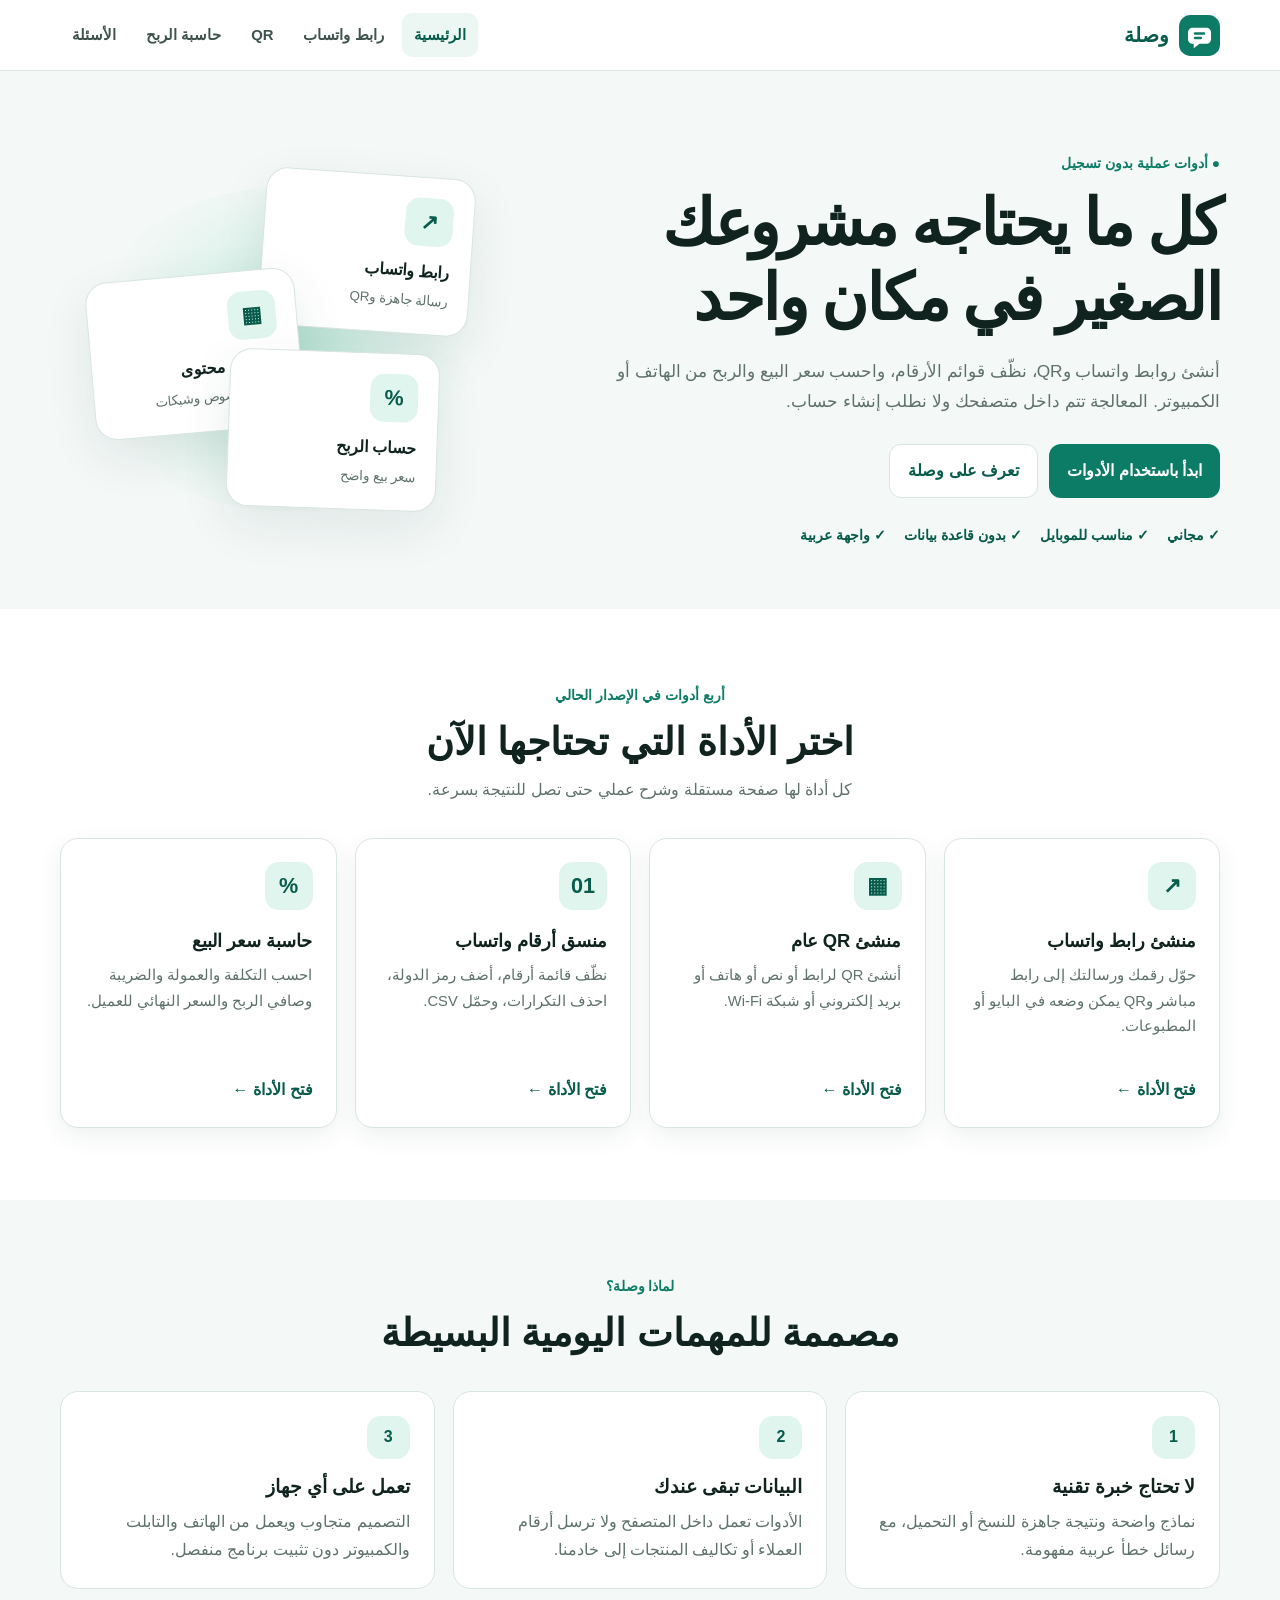
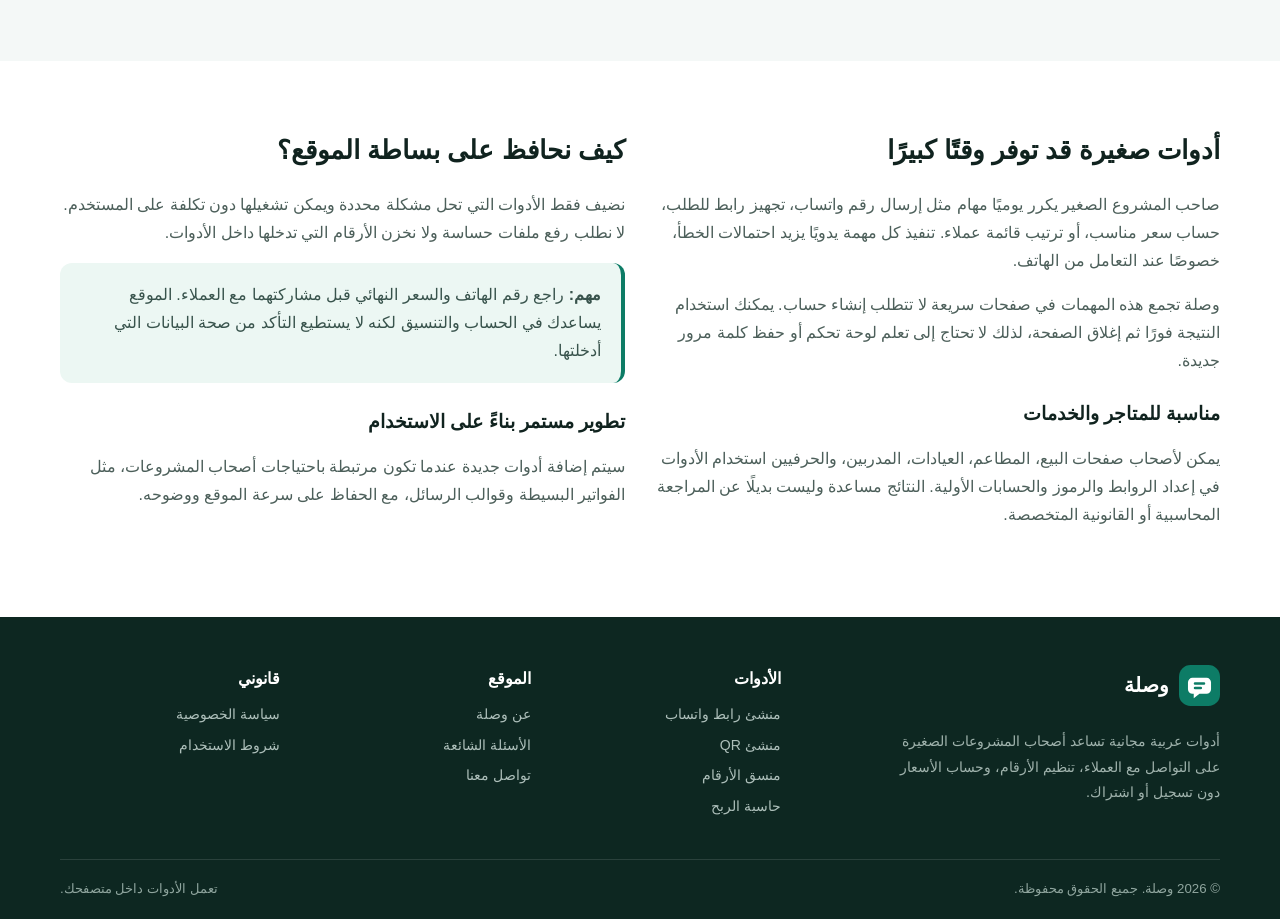
<file: public/index.html>
<!doctype html>
<html lang="ar" dir="rtl">
<head>
  <meta charset="utf-8">
  <meta name="viewport" content="width=device-width, initial-scale=1">
  <meta name="theme-color" content="#0d7c66">
  <meta name="description" content="أدوات عربية مجانية لإنشاء رابط واتساب وQR وتنسيق الأرقام وحساب سعر البيع والربح، بدون تسجيل.">
  <meta name="robots" content="index,follow,max-image-preview:large">
  <link rel="canonical" href="https://wasla-ar-tools.gergesmorad17.workers.dev/">
  <meta property="og:locale" content="ar_AR">
  <meta property="og:type" content="website">
  <meta property="og:title" content="وصلة — أدوات مجانية لأصحاب المشروعات الصغيرة">
  <meta property="og:description" content="أدوات عربية مجانية لإنشاء رابط واتساب وQR وتنسيق الأرقام وحساب سعر البيع والربح، بدون تسجيل.">
  <meta property="og:url" content="https://wasla-ar-tools.gergesmorad17.workers.dev/">
  <meta property="og:site_name" content="وصلة">
  <title>وصلة — أدوات مجانية لأصحاب المشروعات الصغيرة</title>
  <link rel="icon" href="assets/icons/favicon.svg" type="image/svg+xml">
  <link rel="manifest" href="manifest.webmanifest">
  <link rel="stylesheet" href="assets/css/style.css">
  <script type="application/ld+json">{"@context": "https://schema.org", "@type": "WebSite", "name": "وصلة", "url": "https://wasla-ar-tools.gergesmorad17.workers.dev/", "description": "أدوات عربية مجانية لأصحاب المشروعات الصغيرة."}</script>
</head><body>
<a class="skip-link" href="#main">انتقل إلى المحتوى</a>
<header class="site-header">
  <div class="container header-row">
    <a class="brand" href="index.html" aria-label="وصلة — الصفحة الرئيسية"><img src="assets/icons/logo.svg" alt=""><span>وصلة</span></a>
    <button class="nav-toggle" type="button" aria-expanded="false" aria-controls="mainNav">القائمة</button>
    <nav id="mainNav" class="main-nav" aria-label="التنقل الرئيسي"><a href="index.html" class="active">الرئيسية</a><a href="whatsapp-link.html" class="">رابط واتساب</a><a href="qr-generator.html" class="">QR</a><a href="profit-calculator.html" class="">حاسبة الربح</a><a href="faq.html" class="">الأسئلة</a></nav>
  </div>
</header>
<main id="main">
  <section class="hero">
    <div class="container hero-grid">
      <div>
        <span class="eyebrow">● أدوات عملية بدون تسجيل</span>
        <h1>كل ما يحتاجه مشروعك الصغير في مكان واحد</h1>
        <p>أنشئ روابط واتساب وQR، نظّف قوائم الأرقام، واحسب سعر البيع والربح من الهاتف أو الكمبيوتر. المعالجة تتم داخل متصفحك ولا نطلب إنشاء حساب.</p>
        <div class="hero-actions"><a class="btn btn-primary" href="#tools">ابدأ باستخدام الأدوات</a><a class="btn btn-secondary" href="about.html">تعرف على وصلة</a></div>
        <div class="trust-row"><span>✓ مجاني</span><span>✓ مناسب للموبايل</span><span>✓ بدون قاعدة بيانات</span><span>✓ واجهة عربية</span></div>
      </div>
      <div class="hero-visual" aria-hidden="true"><div class="visual-stack">
        <div class="visual-card"><div class="tool-symbol">↗</div><strong>رابط واتساب</strong><small>رسالة جاهزة وQR</small></div>
        <div class="visual-card"><div class="tool-symbol">▦</div><strong>QR لأي محتوى</strong><small>روابط ونصوص وشبكات</small></div>
        <div class="visual-card"><div class="tool-symbol">%</div><strong>حساب الربح</strong><small>سعر بيع واضح</small></div>
      </div></div>
    </div>
  </section>

  <div class="container ad-zone" data-position="top" aria-label="إعلان"></div>

  <section id="tools" class="section section-white">
    <div class="container">
      <div class="section-heading"><span class="eyebrow">أربع أدوات في الإصدار الحالي</span><h2>اختر الأداة التي تحتاجها الآن</h2><p>كل أداة لها صفحة مستقلة وشرح عملي حتى تصل للنتيجة بسرعة.</p></div>
      <div class="tools-grid">
        <a class="tool-card" href="whatsapp-link.html"><div class="tool-symbol">↗</div><h3>منشئ رابط واتساب</h3><p>حوّل رقمك ورسالتك إلى رابط مباشر وQR يمكن وضعه في البايو أو المطبوعات.</p><span class="card-link">فتح الأداة ←</span></a>
        <a class="tool-card" href="qr-generator.html"><div class="tool-symbol">▦</div><h3>منشئ QR عام</h3><p>أنشئ QR لرابط أو نص أو هاتف أو بريد إلكتروني أو شبكة Wi‑Fi.</p><span class="card-link">فتح الأداة ←</span></a>
        <a class="tool-card" href="phone-formatter.html"><div class="tool-symbol">01</div><h3>منسق أرقام واتساب</h3><p>نظّف قائمة أرقام، أضف رمز الدولة، احذف التكرارات، وحمّل CSV.</p><span class="card-link">فتح الأداة ←</span></a>
        <a class="tool-card" href="profit-calculator.html"><div class="tool-symbol">%</div><h3>حاسبة سعر البيع</h3><p>احسب التكلفة والعمولة والضريبة وصافي الربح والسعر النهائي للعميل.</p><span class="card-link">فتح الأداة ←</span></a>
      </div>
    </div>
  </section>

  <section class="section">
    <div class="container">
      <div class="section-heading"><span class="eyebrow">لماذا وصلة؟</span><h2>مصممة للمهمات اليومية البسيطة</h2></div>
      <div class="feature-grid">
        <article class="info-card"><div class="step-badge">1</div><h3>لا تحتاج خبرة تقنية</h3><p>نماذج واضحة ونتيجة جاهزة للنسخ أو التحميل، مع رسائل خطأ عربية مفهومة.</p></article>
        <article class="info-card"><div class="step-badge">2</div><h3>البيانات تبقى عندك</h3><p>الأدوات تعمل داخل المتصفح ولا ترسل أرقام العملاء أو تكاليف المنتجات إلى خادمنا.</p></article>
        <article class="info-card"><div class="step-badge">3</div><h3>تعمل على أي جهاز</h3><p>التصميم متجاوب ويعمل من الهاتف والتابلت والكمبيوتر دون تثبيت برنامج منفصل.</p></article>
      </div>
    </div>
  </section>

  <section class="section section-white">
    <div class="container content-columns">
      <div class="prose"><h2>أدوات صغيرة قد توفر وقتًا كبيرًا</h2><p>صاحب المشروع الصغير يكرر يوميًا مهام مثل إرسال رقم واتساب، تجهيز رابط للطلب، حساب سعر مناسب، أو ترتيب قائمة عملاء. تنفيذ كل مهمة يدويًا يزيد احتمالات الخطأ، خصوصًا عند التعامل من الهاتف.</p><p>وصلة تجمع هذه المهمات في صفحات سريعة لا تتطلب إنشاء حساب. يمكنك استخدام النتيجة فورًا ثم إغلاق الصفحة، لذلك لا تحتاج إلى تعلم لوحة تحكم أو حفظ كلمة مرور جديدة.</p><h3>مناسبة للمتاجر والخدمات</h3><p>يمكن لأصحاب صفحات البيع، المطاعم، العيادات، المدربين، والحرفيين استخدام الأدوات في إعداد الروابط والرموز والحسابات الأولية. النتائج مساعدة وليست بديلًا عن المراجعة المحاسبية أو القانونية المتخصصة.</p></div>
      <div class="prose"><h2>كيف نحافظ على بساطة الموقع؟</h2><p>نضيف فقط الأدوات التي تحل مشكلة محددة ويمكن تشغيلها دون تكلفة على المستخدم. لا نطلب رفع ملفات حساسة ولا نخزن الأرقام التي تدخلها داخل الأدوات.</p><div class="callout"><strong>مهم:</strong> راجع رقم الهاتف والسعر النهائي قبل مشاركتهما مع العملاء. الموقع يساعدك في الحساب والتنسيق لكنه لا يستطيع التأكد من صحة البيانات التي أدخلتها.</div><h3>تطوير مستمر بناءً على الاستخدام</h3><p>سيتم إضافة أدوات جديدة عندما تكون مرتبطة باحتياجات أصحاب المشروعات، مثل الفواتير البسيطة وقوالب الرسائل، مع الحفاظ على سرعة الموقع ووضوحه.</p></div>
    </div>
  </section>
</main><footer class="site-footer">
  <div class="container footer-grid">
    <div>
      <a class="brand footer-brand" href="index.html"><img src="assets/icons/logo.svg" alt=""><span>وصلة</span></a>
      <p class="footer-about">أدوات عربية مجانية تساعد أصحاب المشروعات الصغيرة على التواصل مع العملاء، تنظيم الأرقام، وحساب الأسعار دون تسجيل أو اشتراك.</p>
    </div>
    <div class="footer-col"><strong>الأدوات</strong><a href="whatsapp-link.html">منشئ رابط واتساب</a><a href="qr-generator.html">منشئ QR</a><a href="phone-formatter.html">منسق الأرقام</a><a href="profit-calculator.html">حاسبة الربح</a></div>
    <div class="footer-col"><strong>الموقع</strong><a href="about.html">عن وصلة</a><a href="faq.html">الأسئلة الشائعة</a><a href="contact.html">تواصل معنا</a></div>
    <div class="footer-col"><strong>قانوني</strong><a href="privacy.html">سياسة الخصوصية</a><a href="terms.html">شروط الاستخدام</a></div>
  </div>
  <div class="container copyright"><span>© <span data-year></span> وصلة. جميع الحقوق محفوظة.</span><span>تعمل الأدوات داخل متصفحك.</span></div>
</footer>
<noscript><div class="noscript">يجب تفعيل JavaScript لاستخدام الأدوات.</div></noscript>
<script src="assets/js/common.js"></script>
<script src="assets/js/ads-config.js"></script>
<script src="assets/js/adsense.js"></script>

</body>
</html>
</file>
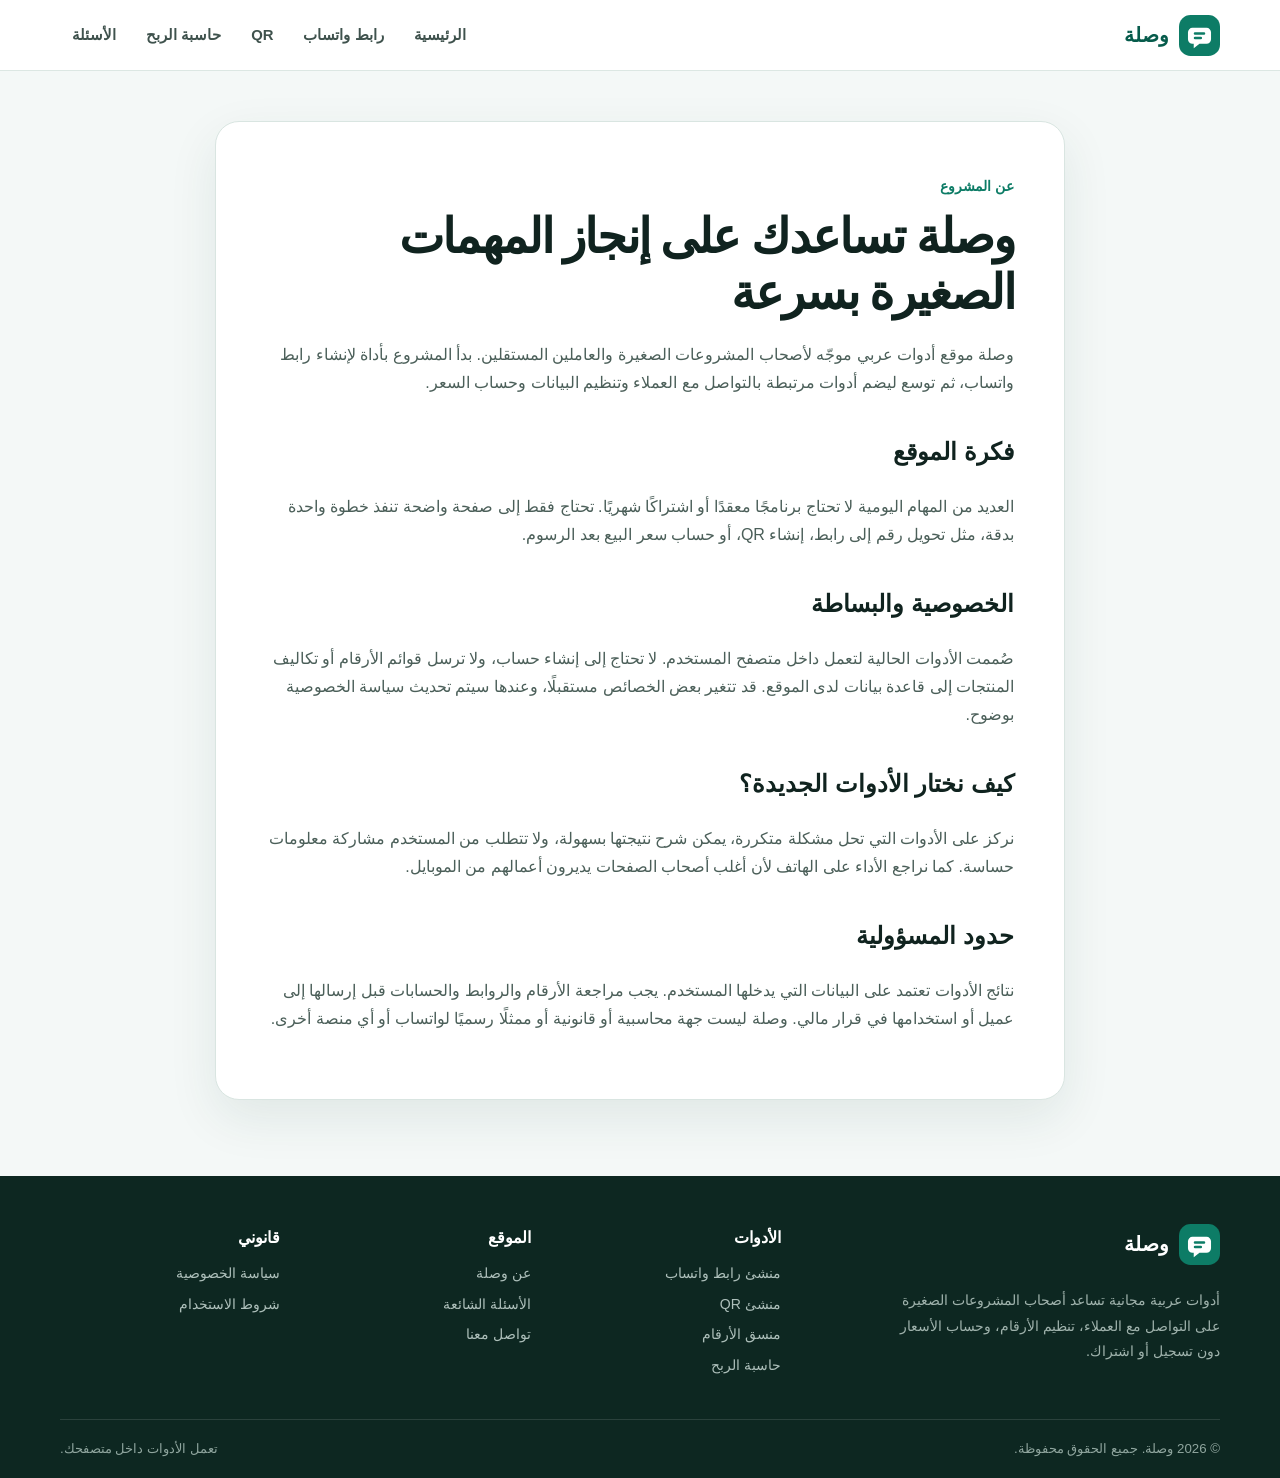
<file: public/about.html>
<!doctype html>
<html lang="ar" dir="rtl">
<head>
  <meta charset="utf-8">
  <meta name="viewport" content="width=device-width, initial-scale=1">
  <meta name="theme-color" content="#0d7c66">
  <meta name="description" content="تعرف على هدف موقع وصلة وطريقة عمل الأدوات وسياسة تطوير أدوات مفيدة لأصحاب المشروعات الصغيرة.">
  <meta name="robots" content="index,follow,max-image-preview:large">
  <link rel="canonical" href="https://wasla-ar-tools.gergesmorad17.workers.dev/about.html">
  <meta property="og:locale" content="ar_AR">
  <meta property="og:type" content="website">
  <meta property="og:title" content="عن وصلة — أدوات عربية مجانية للمشروعات">
  <meta property="og:description" content="تعرف على هدف موقع وصلة وطريقة عمل الأدوات وسياسة تطوير أدوات مفيدة لأصحاب المشروعات الصغيرة.">
  <meta property="og:url" content="https://wasla-ar-tools.gergesmorad17.workers.dev/about.html">
  <meta property="og:site_name" content="وصلة">
  <title>عن وصلة — أدوات عربية مجانية للمشروعات</title>
  <link rel="icon" href="assets/icons/favicon.svg" type="image/svg+xml">
  <link rel="manifest" href="manifest.webmanifest">
  <link rel="stylesheet" href="assets/css/style.css">
  
</head><body>
<a class="skip-link" href="#main">انتقل إلى المحتوى</a>
<header class="site-header">
  <div class="container header-row">
    <a class="brand" href="index.html" aria-label="وصلة — الصفحة الرئيسية"><img src="assets/icons/logo.svg" alt=""><span>وصلة</span></a>
    <button class="nav-toggle" type="button" aria-expanded="false" aria-controls="mainNav">القائمة</button>
    <nav id="mainNav" class="main-nav" aria-label="التنقل الرئيسي"><a href="index.html" class="">الرئيسية</a><a href="whatsapp-link.html" class="">رابط واتساب</a><a href="qr-generator.html" class="">QR</a><a href="profit-calculator.html" class="">حاسبة الربح</a><a href="faq.html" class="">الأسئلة</a></nav>
  </div>
</header><main id="main" class="content-page"><div class="narrow content-card"><span class="eyebrow">عن المشروع</span><h1>وصلة تساعدك على إنجاز المهمات الصغيرة بسرعة</h1><p>وصلة موقع أدوات عربي موجّه لأصحاب المشروعات الصغيرة والعاملين المستقلين. بدأ المشروع بأداة لإنشاء رابط واتساب، ثم توسع ليضم أدوات مرتبطة بالتواصل مع العملاء وتنظيم البيانات وحساب السعر.</p><h2>فكرة الموقع</h2><p>العديد من المهام اليومية لا تحتاج برنامجًا معقدًا أو اشتراكًا شهريًا. تحتاج فقط إلى صفحة واضحة تنفذ خطوة واحدة بدقة، مثل تحويل رقم إلى رابط، إنشاء QR، أو حساب سعر البيع بعد الرسوم.</p><h2>الخصوصية والبساطة</h2><p>صُممت الأدوات الحالية لتعمل داخل متصفح المستخدم. لا تحتاج إلى إنشاء حساب، ولا ترسل قوائم الأرقام أو تكاليف المنتجات إلى قاعدة بيانات لدى الموقع. قد تتغير بعض الخصائص مستقبلًا، وعندها سيتم تحديث سياسة الخصوصية بوضوح.</p><h2>كيف نختار الأدوات الجديدة؟</h2><p>نركز على الأدوات التي تحل مشكلة متكررة، يمكن شرح نتيجتها بسهولة، ولا تتطلب من المستخدم مشاركة معلومات حساسة. كما نراجع الأداء على الهاتف لأن أغلب أصحاب الصفحات يديرون أعمالهم من الموبايل.</p><h2>حدود المسؤولية</h2><p>نتائج الأدوات تعتمد على البيانات التي يدخلها المستخدم. يجب مراجعة الأرقام والروابط والحسابات قبل إرسالها إلى عميل أو استخدامها في قرار مالي. وصلة ليست جهة محاسبية أو قانونية أو ممثلًا رسميًا لواتساب أو أي منصة أخرى.</p></div></main><footer class="site-footer">
  <div class="container footer-grid">
    <div>
      <a class="brand footer-brand" href="index.html"><img src="assets/icons/logo.svg" alt=""><span>وصلة</span></a>
      <p class="footer-about">أدوات عربية مجانية تساعد أصحاب المشروعات الصغيرة على التواصل مع العملاء، تنظيم الأرقام، وحساب الأسعار دون تسجيل أو اشتراك.</p>
    </div>
    <div class="footer-col"><strong>الأدوات</strong><a href="whatsapp-link.html">منشئ رابط واتساب</a><a href="qr-generator.html">منشئ QR</a><a href="phone-formatter.html">منسق الأرقام</a><a href="profit-calculator.html">حاسبة الربح</a></div>
    <div class="footer-col"><strong>الموقع</strong><a href="about.html">عن وصلة</a><a href="faq.html">الأسئلة الشائعة</a><a href="contact.html">تواصل معنا</a></div>
    <div class="footer-col"><strong>قانوني</strong><a href="privacy.html">سياسة الخصوصية</a><a href="terms.html">شروط الاستخدام</a></div>
  </div>
  <div class="container copyright"><span>© <span data-year></span> وصلة. جميع الحقوق محفوظة.</span><span>تعمل الأدوات داخل متصفحك.</span></div>
</footer>
<noscript><div class="noscript">يجب تفعيل JavaScript لاستخدام الأدوات.</div></noscript>
<script src="assets/js/common.js"></script>
<script src="assets/js/ads-config.js"></script>
<script src="assets/js/adsense.js"></script>

</body>
</html>
</file>
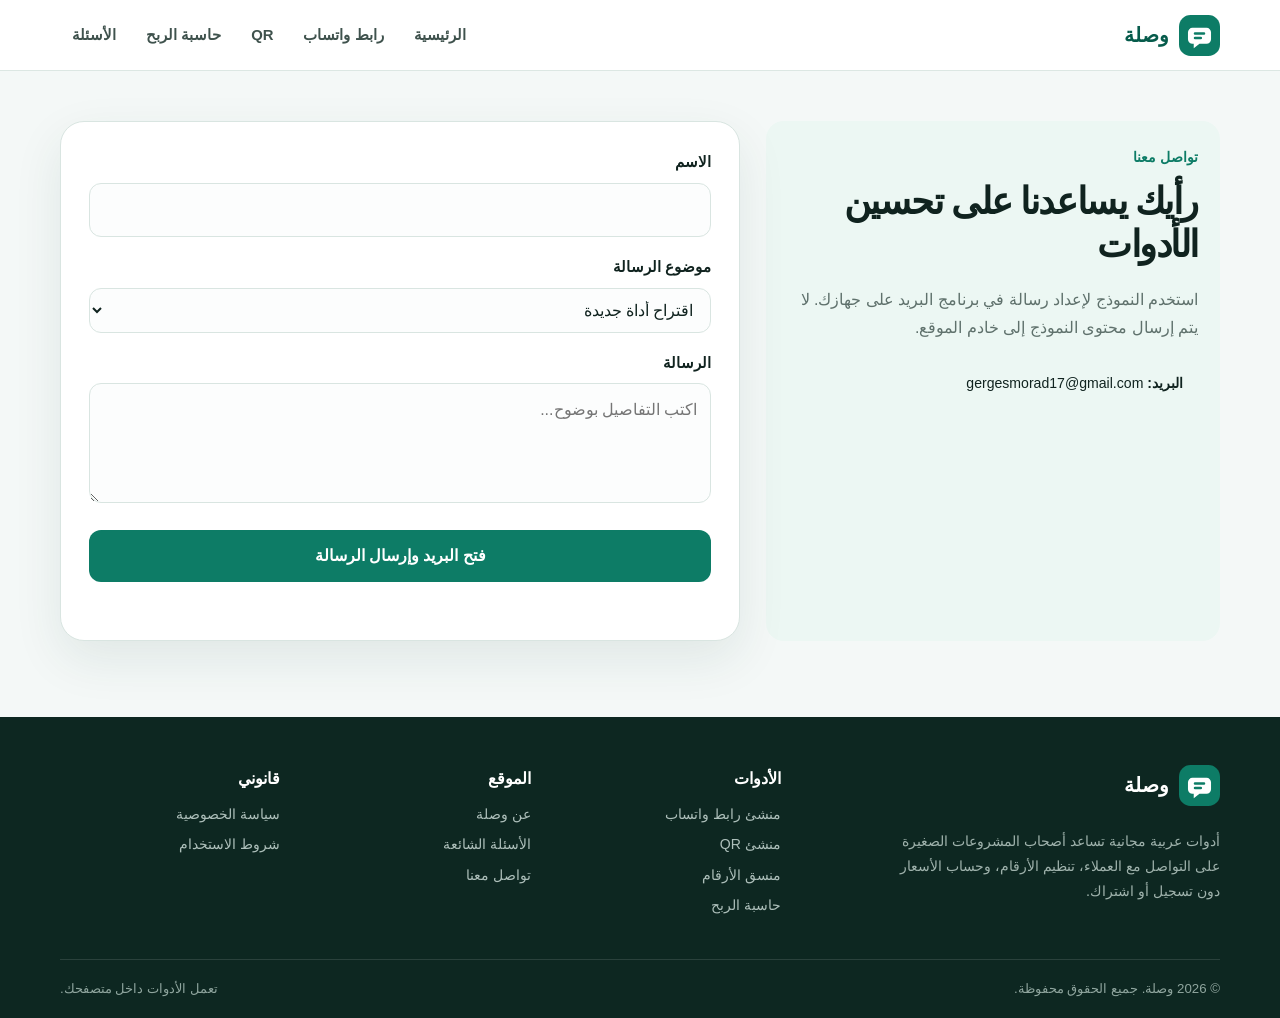
<file: public/contact.html>
<!doctype html>
<html lang="ar" dir="rtl">
<head>
  <meta charset="utf-8">
  <meta name="viewport" content="width=device-width, initial-scale=1">
  <meta name="theme-color" content="#0d7c66">
  <meta name="description" content="تواصل مع فريق وصلة لإرسال ملاحظة أو اقتراح أداة أو الإبلاغ عن مشكلة في الموقع.">
  <meta name="robots" content="index,follow,max-image-preview:large">
  <link rel="canonical" href="https://wasla-ar-tools.gergesmorad17.workers.dev/contact.html">
  <meta property="og:locale" content="ar_AR">
  <meta property="og:type" content="website">
  <meta property="og:title" content="تواصل معنا — وصلة">
  <meta property="og:description" content="تواصل مع فريق وصلة لإرسال ملاحظة أو اقتراح أداة أو الإبلاغ عن مشكلة في الموقع.">
  <meta property="og:url" content="https://wasla-ar-tools.gergesmorad17.workers.dev/contact.html">
  <meta property="og:site_name" content="وصلة">
  <title>تواصل معنا — وصلة</title>
  <link rel="icon" href="assets/icons/favicon.svg" type="image/svg+xml">
  <link rel="manifest" href="manifest.webmanifest">
  <link rel="stylesheet" href="assets/css/style.css">
  
</head><body data-contact-email="gergesmorad17@gmail.com">
<a class="skip-link" href="#main">انتقل إلى المحتوى</a>
<header class="site-header">
  <div class="container header-row">
    <a class="brand" href="index.html" aria-label="وصلة — الصفحة الرئيسية"><img src="assets/icons/logo.svg" alt=""><span>وصلة</span></a>
    <button class="nav-toggle" type="button" aria-expanded="false" aria-controls="mainNav">القائمة</button>
    <nav id="mainNav" class="main-nav" aria-label="التنقل الرئيسي"><a href="index.html" class="">الرئيسية</a><a href="whatsapp-link.html" class="">رابط واتساب</a><a href="qr-generator.html" class="">QR</a><a href="profit-calculator.html" class="">حاسبة الربح</a><a href="faq.html" class="">الأسئلة</a></nav>
  </div>
</header><main id="main" class="content-page"><div class="container contact-card"><div class="contact-note"><span class="eyebrow">تواصل معنا</span><h1 style="font-size:2.3rem">رأيك يساعدنا على تحسين الأدوات</h1><p class="muted">استخدم النموذج لإعداد رسالة في برنامج البريد على جهازك. لا يتم إرسال محتوى النموذج إلى خادم الموقع.</p><div class="notice"><strong>البريد:</strong> <span class="ltr">gergesmorad17@gmail.com</span></div></div><div class="panel"><form id="contactForm"><div class="field"><label for="contactName">الاسم</label><input id="contactName" autocomplete="name" required></div><div class="field"><label for="contactSubject">موضوع الرسالة</label><select id="contactSubject"><option>اقتراح أداة جديدة</option><option>الإبلاغ عن مشكلة</option><option>استفسار عن الخصوصية</option><option>تواصل عام</option></select></div><div class="field"><label for="contactMessage">الرسالة</label><textarea id="contactMessage" required placeholder="اكتب التفاصيل بوضوح..."></textarea></div><button class="btn btn-primary btn-block" type="submit">فتح البريد وإرسال الرسالة</button><p id="contactStatus" class="status"></p></form></div></div></main><footer class="site-footer">
  <div class="container footer-grid">
    <div>
      <a class="brand footer-brand" href="index.html"><img src="assets/icons/logo.svg" alt=""><span>وصلة</span></a>
      <p class="footer-about">أدوات عربية مجانية تساعد أصحاب المشروعات الصغيرة على التواصل مع العملاء، تنظيم الأرقام، وحساب الأسعار دون تسجيل أو اشتراك.</p>
    </div>
    <div class="footer-col"><strong>الأدوات</strong><a href="whatsapp-link.html">منشئ رابط واتساب</a><a href="qr-generator.html">منشئ QR</a><a href="phone-formatter.html">منسق الأرقام</a><a href="profit-calculator.html">حاسبة الربح</a></div>
    <div class="footer-col"><strong>الموقع</strong><a href="about.html">عن وصلة</a><a href="faq.html">الأسئلة الشائعة</a><a href="contact.html">تواصل معنا</a></div>
    <div class="footer-col"><strong>قانوني</strong><a href="privacy.html">سياسة الخصوصية</a><a href="terms.html">شروط الاستخدام</a></div>
  </div>
  <div class="container copyright"><span>© <span data-year></span> وصلة. جميع الحقوق محفوظة.</span><span>تعمل الأدوات داخل متصفحك.</span></div>
</footer>
<noscript><div class="noscript">يجب تفعيل JavaScript لاستخدام الأدوات.</div></noscript>
<script src="assets/js/common.js"></script>
<script src="assets/js/ads-config.js"></script>
<script src="assets/js/adsense.js"></script>
<script src="assets/js/contact.js"></script>
</body>
</html>
</file>
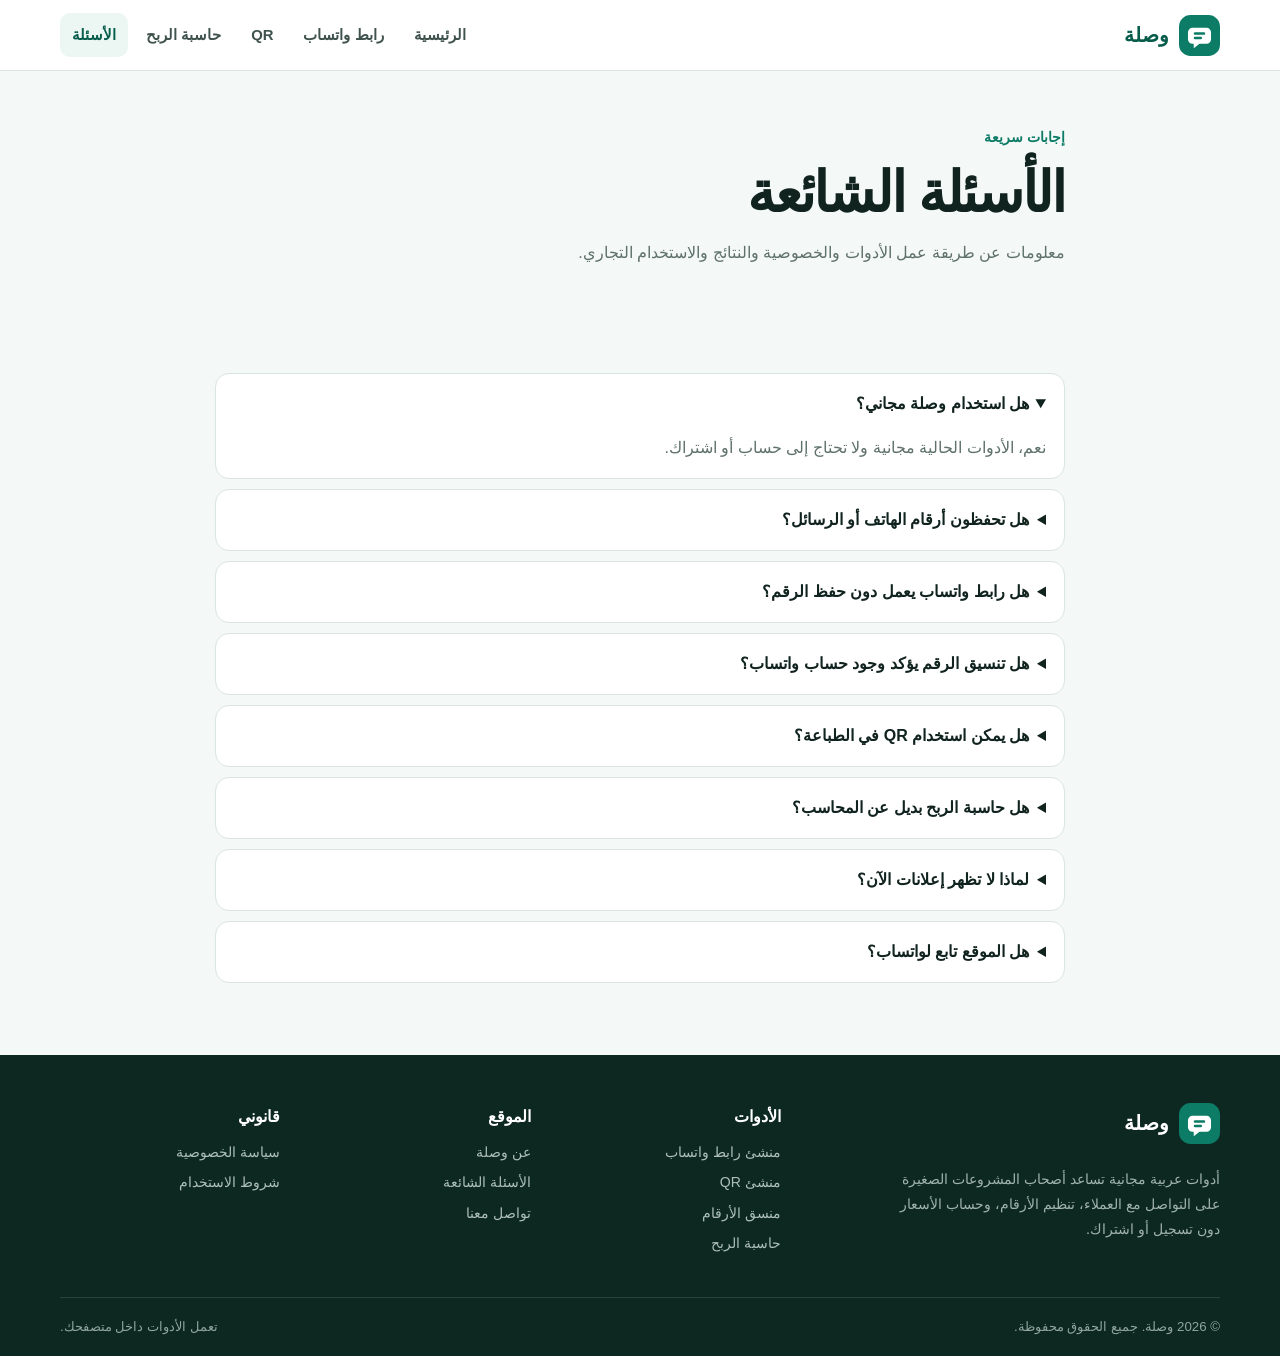
<file: public/faq.html>
<!doctype html>
<html lang="ar" dir="rtl">
<head>
  <meta charset="utf-8">
  <meta name="viewport" content="width=device-width, initial-scale=1">
  <meta name="theme-color" content="#0d7c66">
  <meta name="description" content="إجابات عن خصوصية أدوات وصلة، تنسيق الأرقام، روابط واتساب، QR، حاسبة الربح، والتكلفة.">
  <meta name="robots" content="index,follow,max-image-preview:large">
  <link rel="canonical" href="https://wasla-ar-tools.gergesmorad17.workers.dev/faq.html">
  <meta property="og:locale" content="ar_AR">
  <meta property="og:type" content="website">
  <meta property="og:title" content="الأسئلة الشائعة عن أدوات وصلة">
  <meta property="og:description" content="إجابات عن خصوصية أدوات وصلة، تنسيق الأرقام، روابط واتساب، QR، حاسبة الربح، والتكلفة.">
  <meta property="og:url" content="https://wasla-ar-tools.gergesmorad17.workers.dev/faq.html">
  <meta property="og:site_name" content="وصلة">
  <title>الأسئلة الشائعة عن أدوات وصلة</title>
  <link rel="icon" href="assets/icons/favicon.svg" type="image/svg+xml">
  <link rel="manifest" href="manifest.webmanifest">
  <link rel="stylesheet" href="assets/css/style.css">
  
</head><body>
<a class="skip-link" href="#main">انتقل إلى المحتوى</a>
<header class="site-header">
  <div class="container header-row">
    <a class="brand" href="index.html" aria-label="وصلة — الصفحة الرئيسية"><img src="assets/icons/logo.svg" alt=""><span>وصلة</span></a>
    <button class="nav-toggle" type="button" aria-expanded="false" aria-controls="mainNav">القائمة</button>
    <nav id="mainNav" class="main-nav" aria-label="التنقل الرئيسي"><a href="index.html" class="">الرئيسية</a><a href="whatsapp-link.html" class="">رابط واتساب</a><a href="qr-generator.html" class="">QR</a><a href="profit-calculator.html" class="">حاسبة الربح</a><a href="faq.html" class="active">الأسئلة</a></nav>
  </div>
</header><main id="main"><section class="page-hero"><div class="narrow"><span class="eyebrow">إجابات سريعة</span><h1>الأسئلة الشائعة</h1><p>معلومات عن طريقة عمل الأدوات والخصوصية والنتائج والاستخدام التجاري.</p></div></section><section class="section"><div class="narrow faq-list"><details open><summary>هل استخدام وصلة مجاني؟</summary><p>نعم، الأدوات الحالية مجانية ولا تحتاج إلى حساب أو اشتراك.</p></details><details><summary>هل تحفظون أرقام الهاتف أو الرسائل؟</summary><p>لا. معالجة البيانات في الأدوات الحالية تتم داخل متصفحك، ولا يتم إرسال الأرقام أو الرسائل إلى قاعدة بيانات لدينا.</p></details><details><summary>هل رابط واتساب يعمل دون حفظ الرقم؟</summary><p>نعم، يفتح الرابط شاشة المحادثة مع الرقم المحدد. يجب أن يكون الرقم صحيحًا ومسجلًا على واتساب.</p></details><details><summary>هل تنسيق الرقم يؤكد وجود حساب واتساب؟</summary><p>لا. الأداة تنظف الرقم وتتحقق من طوله فقط، لكنها لا تتصل بواتساب للتأكد من وجود الحساب.</p></details><details><summary>هل يمكن استخدام QR في الطباعة؟</summary><p>نعم. حمّل PNG واختبره بالحجم الذي ستطبعه به، واترك مساحة بيضاء حوله.</p></details><details><summary>هل حاسبة الربح بديل عن المحاسب؟</summary><p>لا. هي أداة تقديرية تساعد في فهم مكونات السعر، لكن الضرائب والرسوم القانونية تحتاج مراجعة مختص.</p></details><details><summary>لماذا لا تظهر إعلانات الآن؟</summary><p>أماكن الإعلانات مجهزة تقنيًا لكنها غير مفعلة قبل مراجعة الموقع واعتماده، حتى لا تظهر أكواد ناقصة أو إعلانات في تجربة غير مكتملة.</p></details><details><summary>هل الموقع تابع لواتساب؟</summary><p>لا. وصلة مشروع مستقل، وواتساب علامة تجارية تخص مالكيها.</p></details></div></section></main><footer class="site-footer">
  <div class="container footer-grid">
    <div>
      <a class="brand footer-brand" href="index.html"><img src="assets/icons/logo.svg" alt=""><span>وصلة</span></a>
      <p class="footer-about">أدوات عربية مجانية تساعد أصحاب المشروعات الصغيرة على التواصل مع العملاء، تنظيم الأرقام، وحساب الأسعار دون تسجيل أو اشتراك.</p>
    </div>
    <div class="footer-col"><strong>الأدوات</strong><a href="whatsapp-link.html">منشئ رابط واتساب</a><a href="qr-generator.html">منشئ QR</a><a href="phone-formatter.html">منسق الأرقام</a><a href="profit-calculator.html">حاسبة الربح</a></div>
    <div class="footer-col"><strong>الموقع</strong><a href="about.html">عن وصلة</a><a href="faq.html">الأسئلة الشائعة</a><a href="contact.html">تواصل معنا</a></div>
    <div class="footer-col"><strong>قانوني</strong><a href="privacy.html">سياسة الخصوصية</a><a href="terms.html">شروط الاستخدام</a></div>
  </div>
  <div class="container copyright"><span>© <span data-year></span> وصلة. جميع الحقوق محفوظة.</span><span>تعمل الأدوات داخل متصفحك.</span></div>
</footer>
<noscript><div class="noscript">يجب تفعيل JavaScript لاستخدام الأدوات.</div></noscript>
<script src="assets/js/common.js"></script>
<script src="assets/js/ads-config.js"></script>
<script src="assets/js/adsense.js"></script>

</body>
</html>
</file>
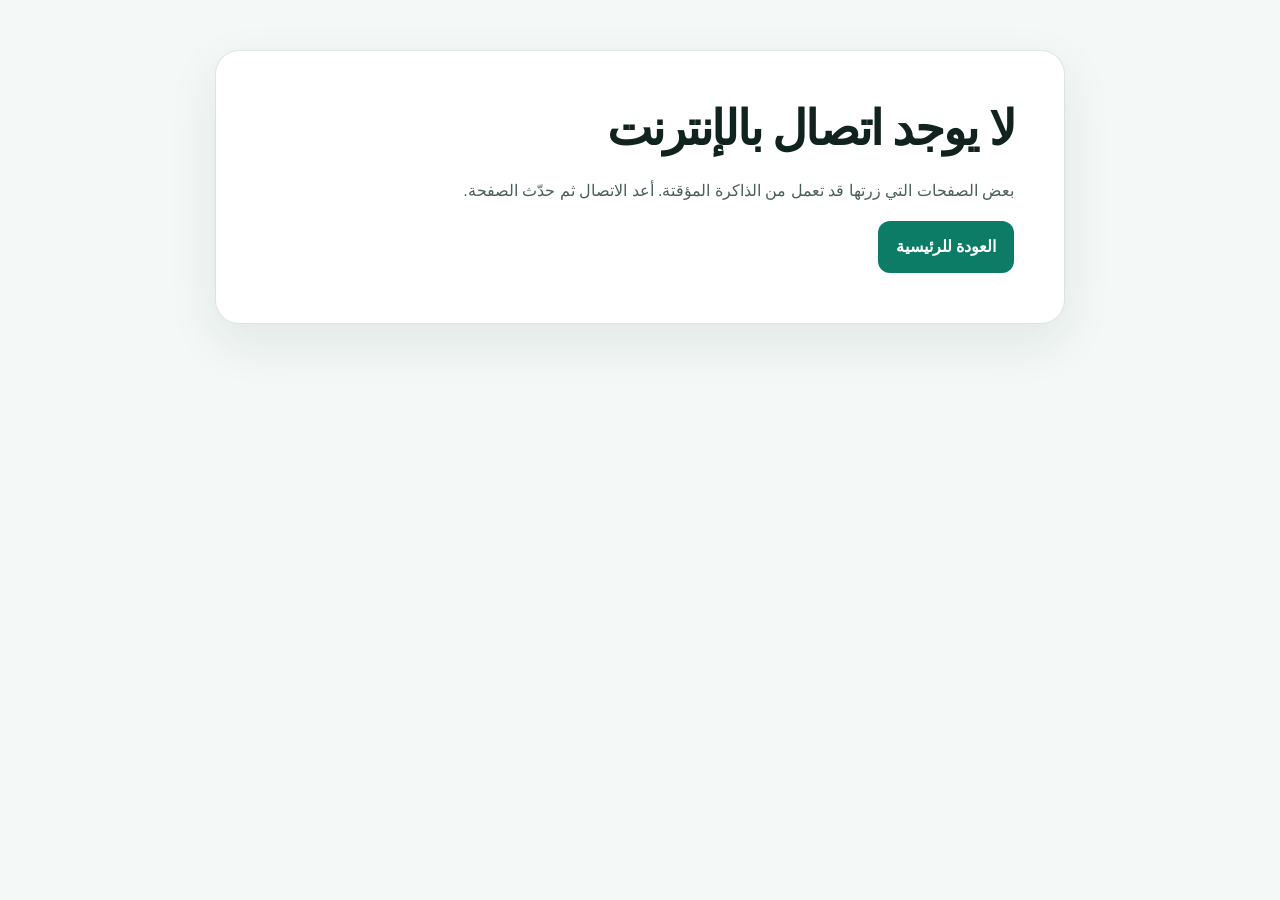
<file: public/offline.html>
<!doctype html><html lang="ar" dir="rtl"><head><meta charset="utf-8"><meta name="viewport" content="width=device-width,initial-scale=1"><meta name="description" content="صفحة عدم الاتصال لموقع وصلة."><title>غير متصل — وصلة</title><link rel="stylesheet" href="assets/css/style.css"></head><body><main class="content-page"><div class="narrow content-card"><h1>لا يوجد اتصال بالإنترنت</h1><p>بعض الصفحات التي زرتها قد تعمل من الذاكرة المؤقتة. أعد الاتصال ثم حدّث الصفحة.</p><a class="btn btn-primary" href="index.html">العودة للرئيسية</a></div></main></body></html>
</file>
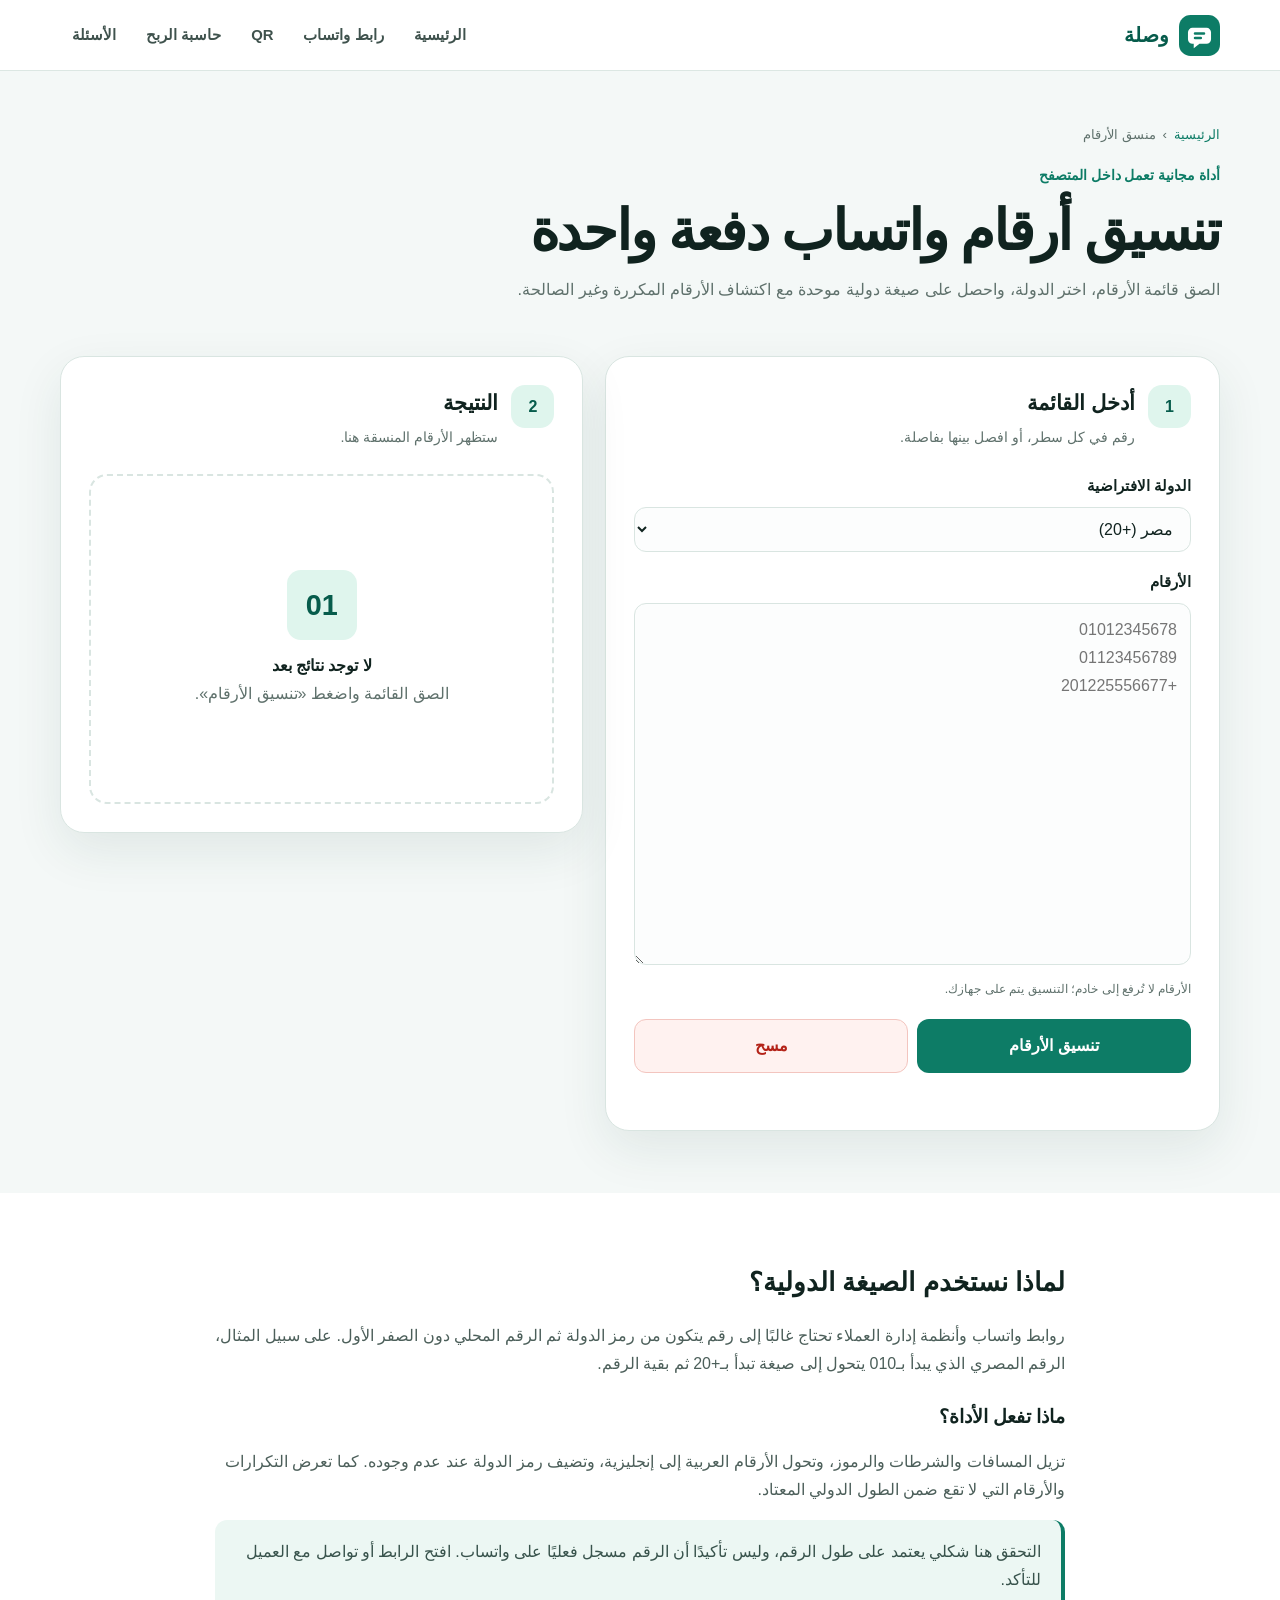
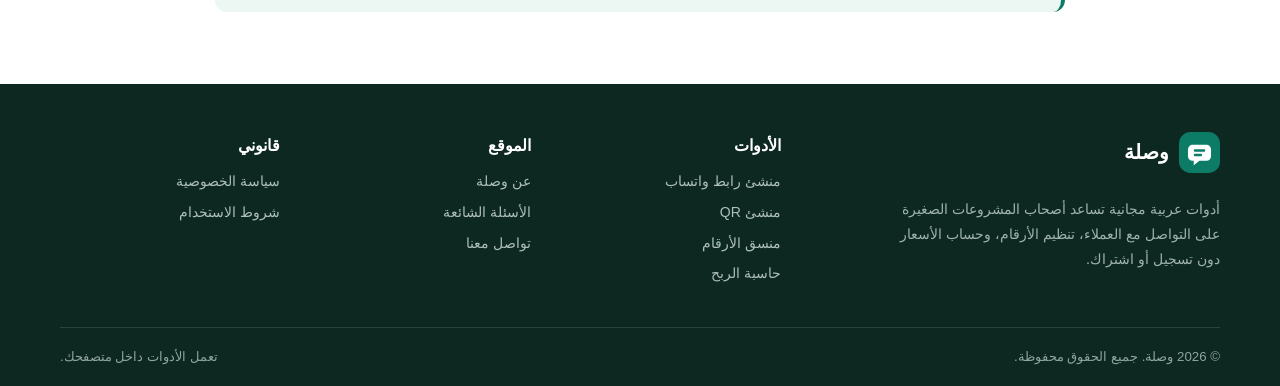
<file: public/phone-formatter.html>
<!doctype html>
<html lang="ar" dir="rtl">
<head>
  <meta charset="utf-8">
  <meta name="viewport" content="width=device-width, initial-scale=1">
  <meta name="theme-color" content="#0d7c66">
  <meta name="description" content="نسّق قائمة أرقام واتساب، أضف رمز الدولة، اكتشف الأرقام غير الصالحة والمكررة، وانسخها أو حمّل CSV.">
  <meta name="robots" content="index,follow,max-image-preview:large">
  <link rel="canonical" href="https://wasla-ar-tools.gergesmorad17.workers.dev/phone-formatter.html">
  <meta property="og:locale" content="ar_AR">
  <meta property="og:type" content="website">
  <meta property="og:title" content="تنسيق أرقام واتساب وإضافة رمز الدولة — وصلة">
  <meta property="og:description" content="نسّق قائمة أرقام واتساب، أضف رمز الدولة، اكتشف الأرقام غير الصالحة والمكررة، وانسخها أو حمّل CSV.">
  <meta property="og:url" content="https://wasla-ar-tools.gergesmorad17.workers.dev/phone-formatter.html">
  <meta property="og:site_name" content="وصلة">
  <title>تنسيق أرقام واتساب وإضافة رمز الدولة — وصلة</title>
  <link rel="icon" href="assets/icons/favicon.svg" type="image/svg+xml">
  <link rel="manifest" href="manifest.webmanifest">
  <link rel="stylesheet" href="assets/css/style.css">
  <script type="application/ld+json">{"@context": "https://schema.org", "@type": "SoftwareApplication", "name": "منسق أرقام واتساب من وصلة", "applicationCategory": "BusinessApplication", "operatingSystem": "Web", "offers": {"@type": "Offer", "price": "0", "priceCurrency": "USD"}}</script>
</head><body>
<a class="skip-link" href="#main">انتقل إلى المحتوى</a>
<header class="site-header">
  <div class="container header-row">
    <a class="brand" href="index.html" aria-label="وصلة — الصفحة الرئيسية"><img src="assets/icons/logo.svg" alt=""><span>وصلة</span></a>
    <button class="nav-toggle" type="button" aria-expanded="false" aria-controls="mainNav">القائمة</button>
    <nav id="mainNav" class="main-nav" aria-label="التنقل الرئيسي"><a href="index.html" class="">الرئيسية</a><a href="whatsapp-link.html" class="">رابط واتساب</a><a href="qr-generator.html" class="">QR</a><a href="profit-calculator.html" class="">حاسبة الربح</a><a href="faq.html" class="">الأسئلة</a></nav>
  </div>
</header><main id="main"><section class="page-hero"><div class="container"><div class="breadcrumbs"><a href="index.html">الرئيسية</a><span>›</span><span>منسق الأرقام</span></div><span class="eyebrow">أداة مجانية تعمل داخل المتصفح</span><h1>تنسيق أرقام واتساب دفعة واحدة</h1><p>الصق قائمة الأرقام، اختر الدولة، واحصل على صيغة دولية موحدة مع اكتشاف الأرقام المكررة وغير الصالحة.</p></div></section>
<section class="tool-shell"><div class="container tool-layout">
  <div class="panel"><div class="panel-heading"><span class="step-badge">1</span><div><h2>أدخل القائمة</h2><p>رقم في كل سطر، أو افصل بينها بفاصلة.</p></div></div><form id="formatterForm"><div class="field"><label for="formatCountry">الدولة الافتراضية</label><select id="formatCountry"><option value="20" selected>مصر (+20)</option><option value="966">السعودية (+966)</option><option value="971">الإمارات (+971)</option><option value="965">الكويت (+965)</option><option value="974">قطر (+974)</option><option value="973">البحرين (+973)</option><option value="968">عُمان (+968)</option><option value="962">الأردن (+962)</option><option value="964">العراق (+964)</option><option value="212">المغرب (+212)</option><option value="213">الجزائر (+213)</option><option value="216">تونس (+216)</option><option value="218">ليبيا (+218)</option><option value="249">السودان (+249)</option></select></div><div class="field"><label for="numbersInput">الأرقام</label><textarea id="numbersInput" rows="12" placeholder="01012345678&#10;01123456789&#10;+201225556677"></textarea><small class="help">الأرقام لا تُرفع إلى خادم؛ التنسيق يتم على جهازك.</small></div><div class="actions"><button class="btn btn-primary" type="submit">تنسيق الأرقام</button><button id="clearBtn" class="btn btn-danger" type="button">مسح</button></div></form><p id="status" class="status"></p></div>
  <aside class="panel result-panel"><div class="panel-heading"><span class="step-badge">2</span><div><h2>النتيجة</h2><p id="formatSummary">ستظهر الأرقام المنسقة هنا.</p></div></div><div id="emptyState" class="empty-state"><div class="tool-symbol">01</div><strong>لا توجد نتائج بعد</strong><span>الصق القائمة واضغط «تنسيق الأرقام».</span></div><div id="formatterResult" hidden><div class="actions"><button id="copyAllBtn" class="btn btn-primary" type="button">نسخ الصالح</button><button id="csvBtn" class="btn btn-secondary" type="button">تحميل CSV</button></div><div class="table-wrap" style="margin-top:14px"><table><thead><tr><th>الرقم الأصلي</th><th>الصيغة الدولية</th><th>واتساب</th><th>الحالة</th></tr></thead><tbody id="resultsBody"></tbody></table></div></div></aside>
</div></section>
<section class="section section-white"><div class="narrow prose"><h2>لماذا نستخدم الصيغة الدولية؟</h2><p>روابط واتساب وأنظمة إدارة العملاء تحتاج غالبًا إلى رقم يتكون من رمز الدولة ثم الرقم المحلي دون الصفر الأول. على سبيل المثال، الرقم المصري الذي يبدأ بـ010 يتحول إلى صيغة تبدأ بـ+20 ثم بقية الرقم.</p><h3>ماذا تفعل الأداة؟</h3><p>تزيل المسافات والشرطات والرموز، وتحول الأرقام العربية إلى إنجليزية، وتضيف رمز الدولة عند عدم وجوده. كما تعرض التكرارات والأرقام التي لا تقع ضمن الطول الدولي المعتاد.</p><div class="callout">التحقق هنا شكلي يعتمد على طول الرقم، وليس تأكيدًا أن الرقم مسجل فعليًا على واتساب. افتح الرابط أو تواصل مع العميل للتأكد.</div></div></section>
</main><footer class="site-footer">
  <div class="container footer-grid">
    <div>
      <a class="brand footer-brand" href="index.html"><img src="assets/icons/logo.svg" alt=""><span>وصلة</span></a>
      <p class="footer-about">أدوات عربية مجانية تساعد أصحاب المشروعات الصغيرة على التواصل مع العملاء، تنظيم الأرقام، وحساب الأسعار دون تسجيل أو اشتراك.</p>
    </div>
    <div class="footer-col"><strong>الأدوات</strong><a href="whatsapp-link.html">منشئ رابط واتساب</a><a href="qr-generator.html">منشئ QR</a><a href="phone-formatter.html">منسق الأرقام</a><a href="profit-calculator.html">حاسبة الربح</a></div>
    <div class="footer-col"><strong>الموقع</strong><a href="about.html">عن وصلة</a><a href="faq.html">الأسئلة الشائعة</a><a href="contact.html">تواصل معنا</a></div>
    <div class="footer-col"><strong>قانوني</strong><a href="privacy.html">سياسة الخصوصية</a><a href="terms.html">شروط الاستخدام</a></div>
  </div>
  <div class="container copyright"><span>© <span data-year></span> وصلة. جميع الحقوق محفوظة.</span><span>تعمل الأدوات داخل متصفحك.</span></div>
</footer>
<noscript><div class="noscript">يجب تفعيل JavaScript لاستخدام الأدوات.</div></noscript>
<script src="assets/js/common.js"></script>
<script src="assets/js/ads-config.js"></script>
<script src="assets/js/adsense.js"></script>
<script src="assets/js/formatter.js"></script>
</body>
</html>
</file>
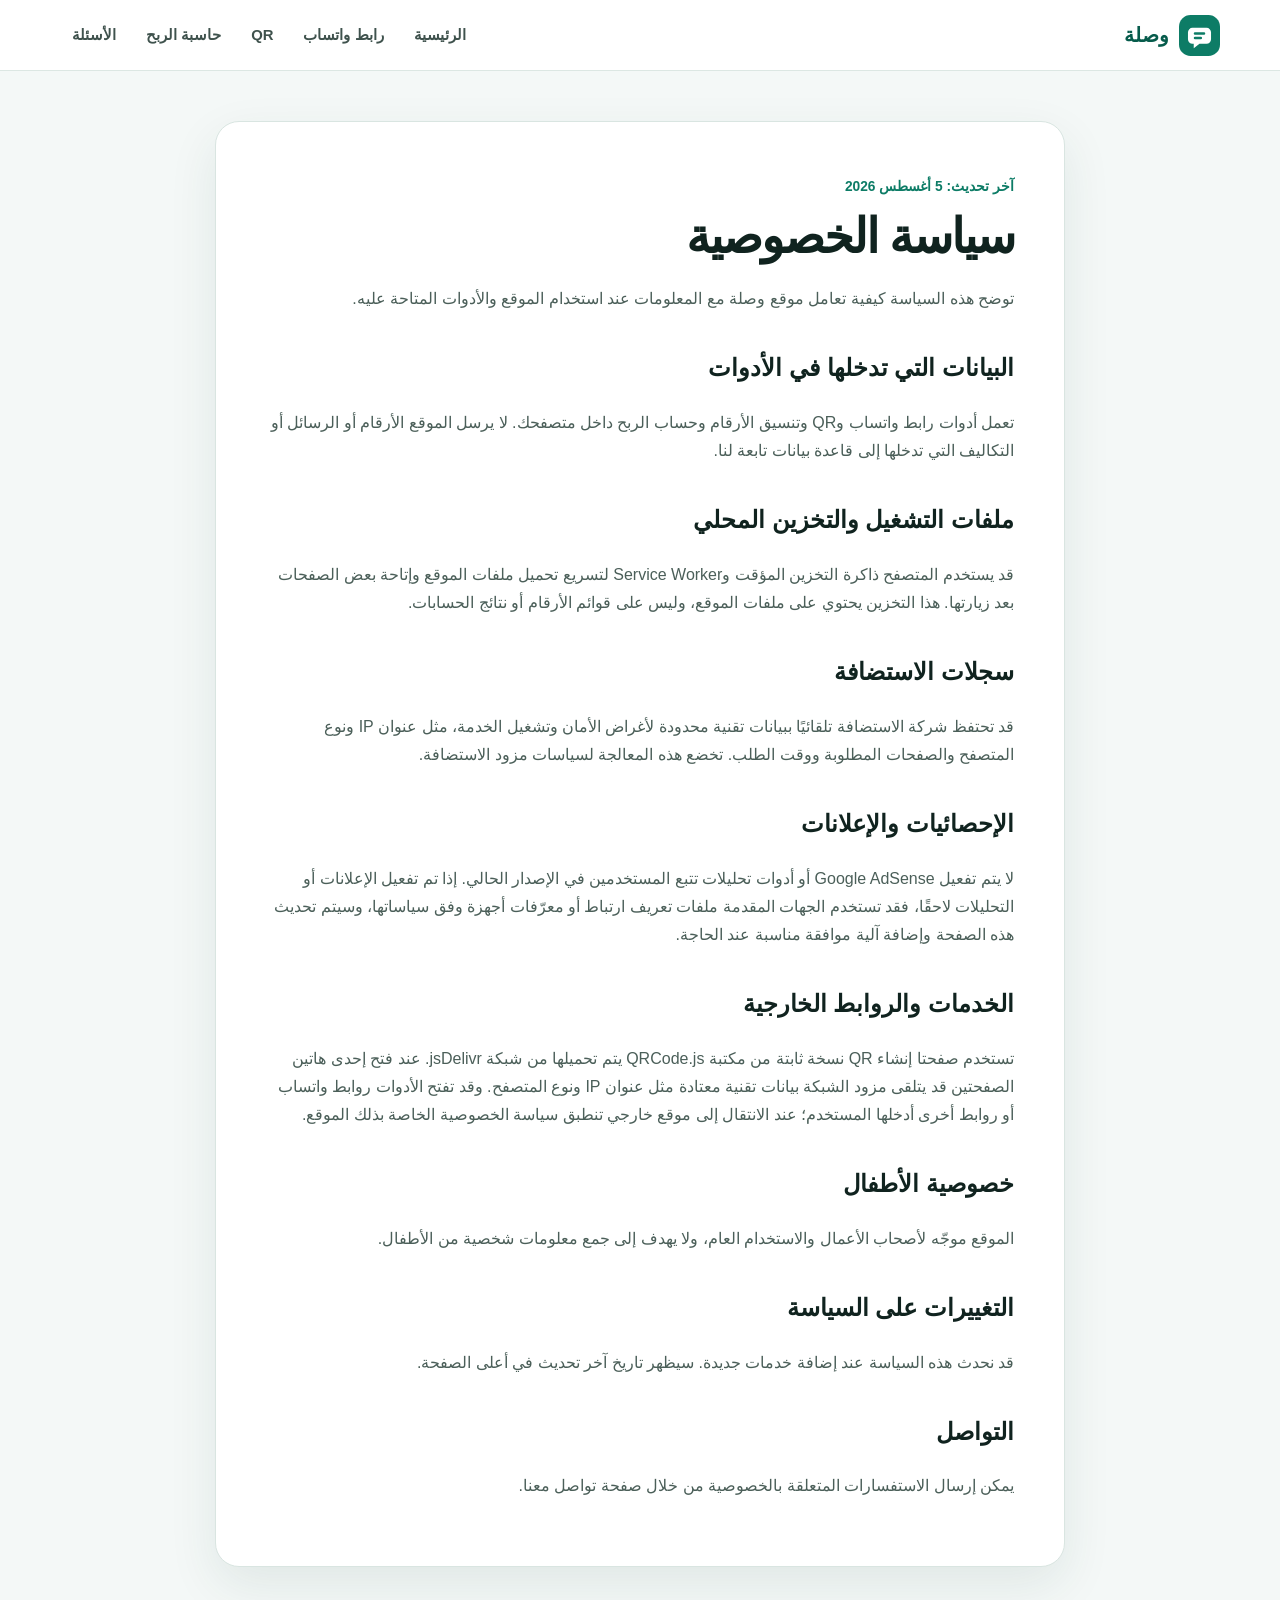
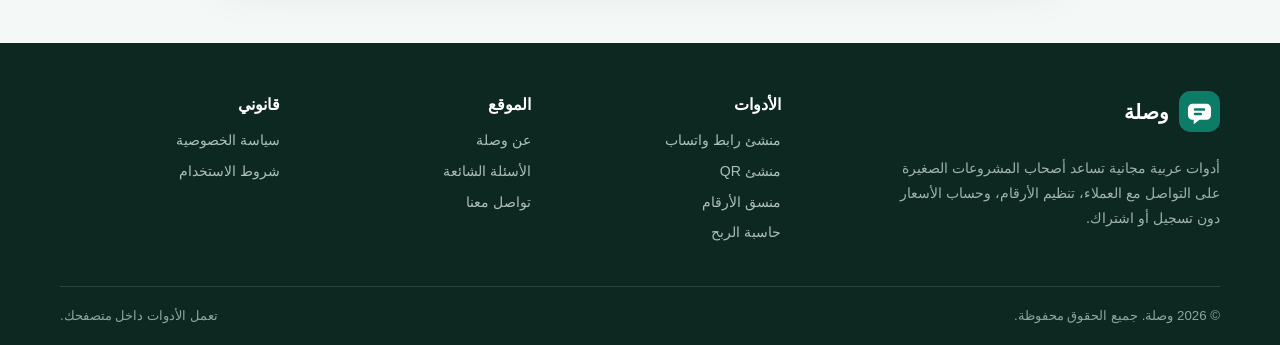
<file: public/privacy.html>
<!doctype html>
<html lang="ar" dir="rtl">
<head>
  <meta charset="utf-8">
  <meta name="viewport" content="width=device-width, initial-scale=1">
  <meta name="theme-color" content="#0d7c66">
  <meta name="description" content="اقرأ سياسة الخصوصية لموقع وصلة وكيفية معالجة البيانات داخل الأدوات واستخدام التخزين المحلي والإعلانات مستقبلًا.">
  <meta name="robots" content="index,follow,max-image-preview:large">
  <link rel="canonical" href="https://wasla-ar-tools.gergesmorad17.workers.dev/privacy.html">
  <meta property="og:locale" content="ar_AR">
  <meta property="og:type" content="website">
  <meta property="og:title" content="سياسة الخصوصية — وصلة">
  <meta property="og:description" content="اقرأ سياسة الخصوصية لموقع وصلة وكيفية معالجة البيانات داخل الأدوات واستخدام التخزين المحلي والإعلانات مستقبلًا.">
  <meta property="og:url" content="https://wasla-ar-tools.gergesmorad17.workers.dev/privacy.html">
  <meta property="og:site_name" content="وصلة">
  <title>سياسة الخصوصية — وصلة</title>
  <link rel="icon" href="assets/icons/favicon.svg" type="image/svg+xml">
  <link rel="manifest" href="manifest.webmanifest">
  <link rel="stylesheet" href="assets/css/style.css">
  
</head><body>
<a class="skip-link" href="#main">انتقل إلى المحتوى</a>
<header class="site-header">
  <div class="container header-row">
    <a class="brand" href="index.html" aria-label="وصلة — الصفحة الرئيسية"><img src="assets/icons/logo.svg" alt=""><span>وصلة</span></a>
    <button class="nav-toggle" type="button" aria-expanded="false" aria-controls="mainNav">القائمة</button>
    <nav id="mainNav" class="main-nav" aria-label="التنقل الرئيسي"><a href="index.html" class="">الرئيسية</a><a href="whatsapp-link.html" class="">رابط واتساب</a><a href="qr-generator.html" class="">QR</a><a href="profit-calculator.html" class="">حاسبة الربح</a><a href="faq.html" class="">الأسئلة</a></nav>
  </div>
</header><main id="main" class="content-page"><div class="narrow content-card"><span class="eyebrow">آخر تحديث: 5 أغسطس 2026</span><h1>سياسة الخصوصية</h1><p>توضح هذه السياسة كيفية تعامل موقع وصلة مع المعلومات عند استخدام الموقع والأدوات المتاحة عليه.</p><h2>البيانات التي تدخلها في الأدوات</h2><p>تعمل أدوات رابط واتساب وQR وتنسيق الأرقام وحساب الربح داخل متصفحك. لا يرسل الموقع الأرقام أو الرسائل أو التكاليف التي تدخلها إلى قاعدة بيانات تابعة لنا.</p><h2>ملفات التشغيل والتخزين المحلي</h2><p>قد يستخدم المتصفح ذاكرة التخزين المؤقت وService Worker لتسريع تحميل ملفات الموقع وإتاحة بعض الصفحات بعد زيارتها. هذا التخزين يحتوي على ملفات الموقع، وليس على قوائم الأرقام أو نتائج الحسابات.</p><h2>سجلات الاستضافة</h2><p>قد تحتفظ شركة الاستضافة تلقائيًا ببيانات تقنية محدودة لأغراض الأمان وتشغيل الخدمة، مثل عنوان IP ونوع المتصفح والصفحات المطلوبة ووقت الطلب. تخضع هذه المعالجة لسياسات مزود الاستضافة.</p><h2>الإحصائيات والإعلانات</h2><p>لا يتم تفعيل Google AdSense أو أدوات تحليلات تتبع المستخدمين في الإصدار الحالي. إذا تم تفعيل الإعلانات أو التحليلات لاحقًا، فقد تستخدم الجهات المقدمة ملفات تعريف ارتباط أو معرّفات أجهزة وفق سياساتها، وسيتم تحديث هذه الصفحة وإضافة آلية موافقة مناسبة عند الحاجة.</p><h2>الخدمات والروابط الخارجية</h2><p>تستخدم صفحتا إنشاء QR نسخة ثابتة من مكتبة QRCode.js يتم تحميلها من شبكة jsDelivr. عند فتح إحدى هاتين الصفحتين قد يتلقى مزود الشبكة بيانات تقنية معتادة مثل عنوان IP ونوع المتصفح. وقد تفتح الأدوات روابط واتساب أو روابط أخرى أدخلها المستخدم؛ عند الانتقال إلى موقع خارجي تنطبق سياسة الخصوصية الخاصة بذلك الموقع.</p><h2>خصوصية الأطفال</h2><p>الموقع موجّه لأصحاب الأعمال والاستخدام العام، ولا يهدف إلى جمع معلومات شخصية من الأطفال.</p><h2>التغييرات على السياسة</h2><p>قد نحدث هذه السياسة عند إضافة خدمات جديدة. سيظهر تاريخ آخر تحديث في أعلى الصفحة.</p><h2>التواصل</h2><p>يمكن إرسال الاستفسارات المتعلقة بالخصوصية من خلال صفحة <a href="contact.html">تواصل معنا</a>.</p></div></main><footer class="site-footer">
  <div class="container footer-grid">
    <div>
      <a class="brand footer-brand" href="index.html"><img src="assets/icons/logo.svg" alt=""><span>وصلة</span></a>
      <p class="footer-about">أدوات عربية مجانية تساعد أصحاب المشروعات الصغيرة على التواصل مع العملاء، تنظيم الأرقام، وحساب الأسعار دون تسجيل أو اشتراك.</p>
    </div>
    <div class="footer-col"><strong>الأدوات</strong><a href="whatsapp-link.html">منشئ رابط واتساب</a><a href="qr-generator.html">منشئ QR</a><a href="phone-formatter.html">منسق الأرقام</a><a href="profit-calculator.html">حاسبة الربح</a></div>
    <div class="footer-col"><strong>الموقع</strong><a href="about.html">عن وصلة</a><a href="faq.html">الأسئلة الشائعة</a><a href="contact.html">تواصل معنا</a></div>
    <div class="footer-col"><strong>قانوني</strong><a href="privacy.html">سياسة الخصوصية</a><a href="terms.html">شروط الاستخدام</a></div>
  </div>
  <div class="container copyright"><span>© <span data-year></span> وصلة. جميع الحقوق محفوظة.</span><span>تعمل الأدوات داخل متصفحك.</span></div>
</footer>
<noscript><div class="noscript">يجب تفعيل JavaScript لاستخدام الأدوات.</div></noscript>
<script src="assets/js/common.js"></script>
<script src="assets/js/ads-config.js"></script>
<script src="assets/js/adsense.js"></script>

</body>
</html>
</file>
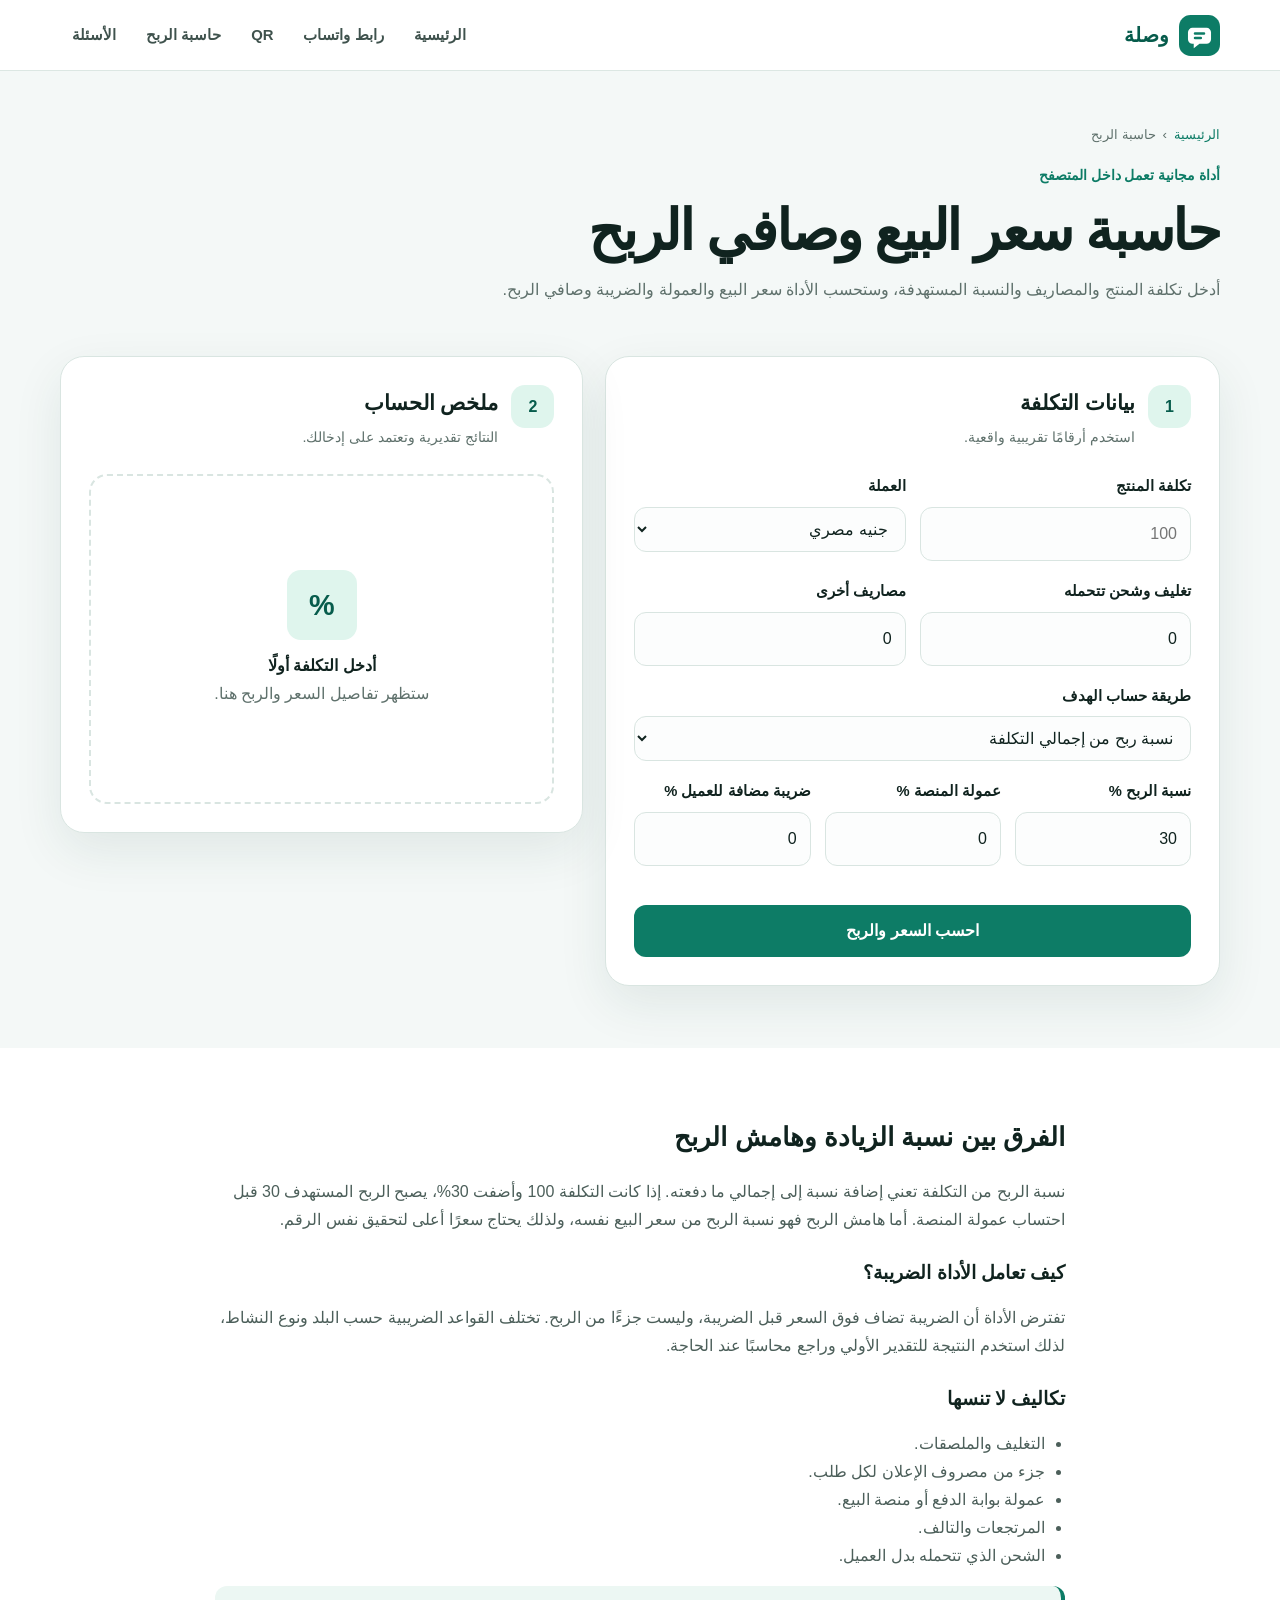
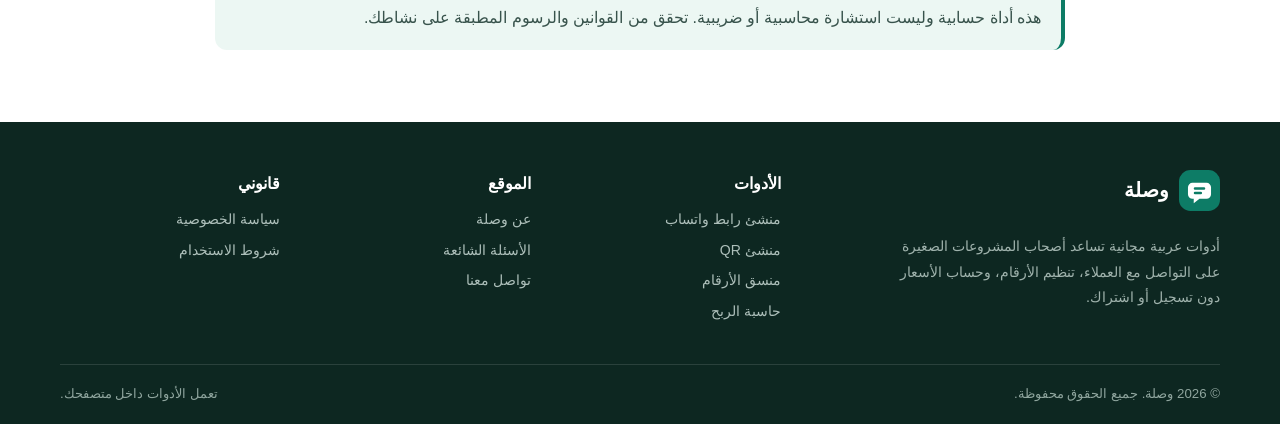
<file: public/profit-calculator.html>
<!doctype html>
<html lang="ar" dir="rtl">
<head>
  <meta charset="utf-8">
  <meta name="viewport" content="width=device-width, initial-scale=1">
  <meta name="theme-color" content="#0d7c66">
  <meta name="description" content="احسب سعر البيع بعد تكلفة المنتج والمصاريف وعمولة المنصة والضريبة، واعرف صافي الربح وهامش الربح.">
  <meta name="robots" content="index,follow,max-image-preview:large">
  <link rel="canonical" href="https://wasla-ar-tools.gergesmorad17.workers.dev/profit-calculator.html">
  <meta property="og:locale" content="ar_AR">
  <meta property="og:type" content="website">
  <meta property="og:title" content="حاسبة سعر البيع وهامش الربح والعمولة — وصلة">
  <meta property="og:description" content="احسب سعر البيع بعد تكلفة المنتج والمصاريف وعمولة المنصة والضريبة، واعرف صافي الربح وهامش الربح.">
  <meta property="og:url" content="https://wasla-ar-tools.gergesmorad17.workers.dev/profit-calculator.html">
  <meta property="og:site_name" content="وصلة">
  <title>حاسبة سعر البيع وهامش الربح والعمولة — وصلة</title>
  <link rel="icon" href="assets/icons/favicon.svg" type="image/svg+xml">
  <link rel="manifest" href="manifest.webmanifest">
  <link rel="stylesheet" href="assets/css/style.css">
  <script type="application/ld+json">{"@context": "https://schema.org", "@type": "SoftwareApplication", "name": "حاسبة سعر البيع والربح من وصلة", "applicationCategory": "FinanceApplication", "operatingSystem": "Web", "offers": {"@type": "Offer", "price": "0", "priceCurrency": "USD"}}</script>
</head><body>
<a class="skip-link" href="#main">انتقل إلى المحتوى</a>
<header class="site-header">
  <div class="container header-row">
    <a class="brand" href="index.html" aria-label="وصلة — الصفحة الرئيسية"><img src="assets/icons/logo.svg" alt=""><span>وصلة</span></a>
    <button class="nav-toggle" type="button" aria-expanded="false" aria-controls="mainNav">القائمة</button>
    <nav id="mainNav" class="main-nav" aria-label="التنقل الرئيسي"><a href="index.html" class="">الرئيسية</a><a href="whatsapp-link.html" class="">رابط واتساب</a><a href="qr-generator.html" class="">QR</a><a href="profit-calculator.html" class="">حاسبة الربح</a><a href="faq.html" class="">الأسئلة</a></nav>
  </div>
</header><main id="main"><section class="page-hero"><div class="container"><div class="breadcrumbs"><a href="index.html">الرئيسية</a><span>›</span><span>حاسبة الربح</span></div><span class="eyebrow">أداة مجانية تعمل داخل المتصفح</span><h1>حاسبة سعر البيع وصافي الربح</h1><p>أدخل تكلفة المنتج والمصاريف والنسبة المستهدفة، وستحسب الأداة سعر البيع والعمولة والضريبة وصافي الربح.</p></div></section>
<section class="tool-shell"><div class="container tool-layout">
  <div class="panel"><div class="panel-heading"><span class="step-badge">1</span><div><h2>بيانات التكلفة</h2><p>استخدم أرقامًا تقريبية واقعية.</p></div></div><form id="profitForm"><div class="field-grid"><div class="field"><label for="productCost">تكلفة المنتج</label><input id="productCost" type="number" min="0" step="0.01" inputmode="decimal" placeholder="100" required></div><div class="field"><label for="currency">العملة</label><select id="currency"><option value="EGP" selected>جنيه مصري</option><option value="SAR">ريال سعودي</option><option value="AED">درهم إماراتي</option><option value="USD">دولار أمريكي</option></select></div></div><div class="field-grid"><div class="field"><label for="shippingCost">تغليف وشحن تتحمله</label><input id="shippingCost" type="number" min="0" step="0.01" value="0"></div><div class="field"><label for="otherCost">مصاريف أخرى</label><input id="otherCost" type="number" min="0" step="0.01" value="0"></div></div><div class="field"><label for="profitMethod">طريقة حساب الهدف</label><select id="profitMethod"><option value="markup" selected>نسبة ربح من إجمالي التكلفة</option><option value="margin">هامش ربح من سعر البيع قبل الضريبة</option></select></div><div class="field-grid-3"><div class="field"><label for="targetProfit">نسبة الربح %</label><input id="targetProfit" type="number" min="0" max="500" step="0.1" value="30"></div><div class="field"><label for="platformFee">عمولة المنصة %</label><input id="platformFee" type="number" min="0" max="90" step="0.1" value="0"></div><div class="field"><label for="taxRate">ضريبة مضافة للعميل %</label><input id="taxRate" type="number" min="0" max="100" step="0.1" value="0"></div></div><small id="profitError" class="help error"></small><button class="btn btn-primary btn-block" type="submit">احسب السعر والربح</button></form></div>
  <aside class="panel result-panel"><div class="panel-heading"><span class="step-badge">2</span><div><h2>ملخص الحساب</h2><p>النتائج تقديرية وتعتمد على إدخالك.</p></div></div><div id="emptyState" class="empty-state"><div class="tool-symbol">%</div><strong>أدخل التكلفة أولًا</strong><span>ستظهر تفاصيل السعر والربح هنا.</span></div><div id="profitResult" hidden><div class="metrics-grid"><div class="metric"><span>إجمالي التكلفة</span><strong id="totalCostOut">—</strong></div><div class="metric"><span>السعر قبل الضريبة</span><strong id="subtotalOut">—</strong></div><div class="metric"><span>عمولة المنصة</span><strong id="feeOut">—</strong></div><div class="metric"><span>قيمة الضريبة</span><strong id="taxOut">—</strong></div><div class="metric"><span>السعر النهائي للعميل</span><strong id="finalPriceOut">—</strong></div><div class="metric"><span>صافي الربح</span><strong id="netProfitOut">—</strong></div><div class="metric"><span>هامش الربح الفعلي</span><strong id="marginOut">—</strong></div></div><p id="status" class="status"></p></div></aside>
</div></section>
<section class="section section-white"><div class="narrow prose"><h2>الفرق بين نسبة الزيادة وهامش الربح</h2><p>نسبة الربح من التكلفة تعني إضافة نسبة إلى إجمالي ما دفعته. إذا كانت التكلفة 100 وأضفت 30%، يصبح الربح المستهدف 30 قبل احتساب عمولة المنصة. أما هامش الربح فهو نسبة الربح من سعر البيع نفسه، ولذلك يحتاج سعرًا أعلى لتحقيق نفس الرقم.</p><h3>كيف تعامل الأداة الضريبة؟</h3><p>تفترض الأداة أن الضريبة تضاف فوق السعر قبل الضريبة، وليست جزءًا من الربح. تختلف القواعد الضريبية حسب البلد ونوع النشاط، لذلك استخدم النتيجة للتقدير الأولي وراجع محاسبًا عند الحاجة.</p><h3>تكاليف لا تنسها</h3><ul><li>التغليف والملصقات.</li><li>جزء من مصروف الإعلان لكل طلب.</li><li>عمولة بوابة الدفع أو منصة البيع.</li><li>المرتجعات والتالف.</li><li>الشحن الذي تتحمله بدل العميل.</li></ul><div class="callout">هذه أداة حسابية وليست استشارة محاسبية أو ضريبية. تحقق من القوانين والرسوم المطبقة على نشاطك.</div></div></section>
</main><footer class="site-footer">
  <div class="container footer-grid">
    <div>
      <a class="brand footer-brand" href="index.html"><img src="assets/icons/logo.svg" alt=""><span>وصلة</span></a>
      <p class="footer-about">أدوات عربية مجانية تساعد أصحاب المشروعات الصغيرة على التواصل مع العملاء، تنظيم الأرقام، وحساب الأسعار دون تسجيل أو اشتراك.</p>
    </div>
    <div class="footer-col"><strong>الأدوات</strong><a href="whatsapp-link.html">منشئ رابط واتساب</a><a href="qr-generator.html">منشئ QR</a><a href="phone-formatter.html">منسق الأرقام</a><a href="profit-calculator.html">حاسبة الربح</a></div>
    <div class="footer-col"><strong>الموقع</strong><a href="about.html">عن وصلة</a><a href="faq.html">الأسئلة الشائعة</a><a href="contact.html">تواصل معنا</a></div>
    <div class="footer-col"><strong>قانوني</strong><a href="privacy.html">سياسة الخصوصية</a><a href="terms.html">شروط الاستخدام</a></div>
  </div>
  <div class="container copyright"><span>© <span data-year></span> وصلة. جميع الحقوق محفوظة.</span><span>تعمل الأدوات داخل متصفحك.</span></div>
</footer>
<noscript><div class="noscript">يجب تفعيل JavaScript لاستخدام الأدوات.</div></noscript>
<script src="assets/js/common.js"></script>
<script src="assets/js/ads-config.js"></script>
<script src="assets/js/adsense.js"></script>
<script src="assets/js/profit.js"></script>
</body>
</html>
</file>
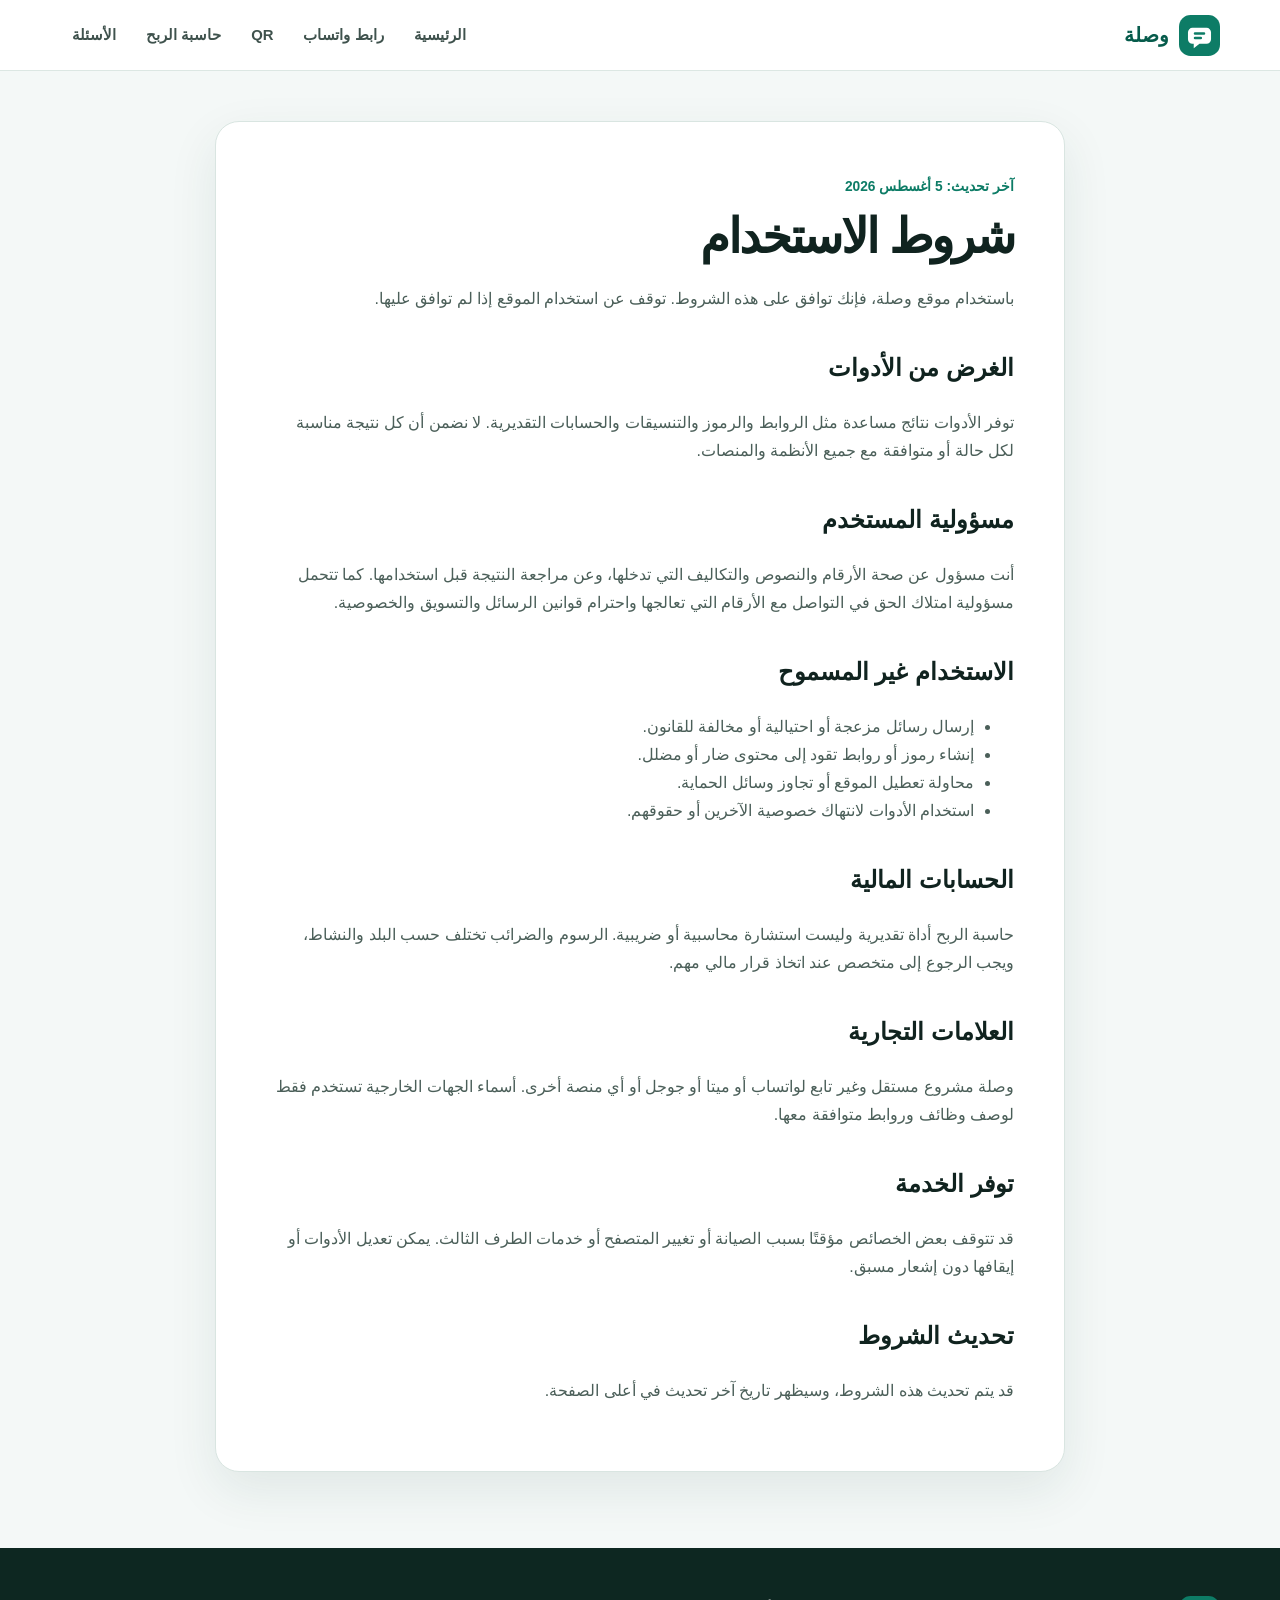
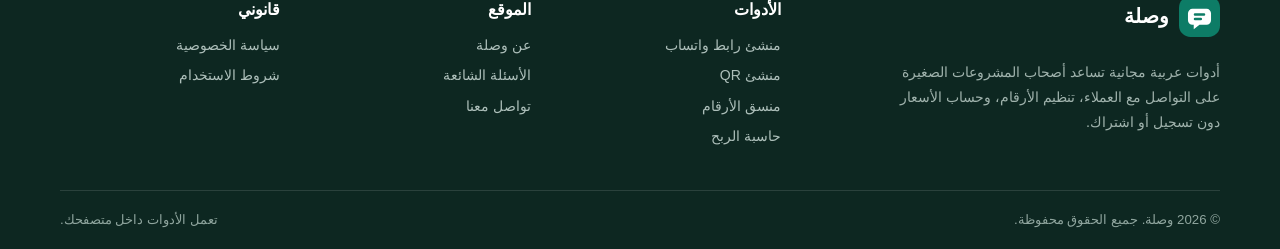
<file: public/terms.html>
<!doctype html>
<html lang="ar" dir="rtl">
<head>
  <meta charset="utf-8">
  <meta name="viewport" content="width=device-width, initial-scale=1">
  <meta name="theme-color" content="#0d7c66">
  <meta name="description" content="شروط استخدام أدوات وصلة المجانية وحدود المسؤولية والاستخدام المقبول للروابط والحسابات والنتائج.">
  <meta name="robots" content="index,follow,max-image-preview:large">
  <link rel="canonical" href="https://wasla-ar-tools.gergesmorad17.workers.dev/terms.html">
  <meta property="og:locale" content="ar_AR">
  <meta property="og:type" content="website">
  <meta property="og:title" content="شروط الاستخدام — وصلة">
  <meta property="og:description" content="شروط استخدام أدوات وصلة المجانية وحدود المسؤولية والاستخدام المقبول للروابط والحسابات والنتائج.">
  <meta property="og:url" content="https://wasla-ar-tools.gergesmorad17.workers.dev/terms.html">
  <meta property="og:site_name" content="وصلة">
  <title>شروط الاستخدام — وصلة</title>
  <link rel="icon" href="assets/icons/favicon.svg" type="image/svg+xml">
  <link rel="manifest" href="manifest.webmanifest">
  <link rel="stylesheet" href="assets/css/style.css">
  
</head><body>
<a class="skip-link" href="#main">انتقل إلى المحتوى</a>
<header class="site-header">
  <div class="container header-row">
    <a class="brand" href="index.html" aria-label="وصلة — الصفحة الرئيسية"><img src="assets/icons/logo.svg" alt=""><span>وصلة</span></a>
    <button class="nav-toggle" type="button" aria-expanded="false" aria-controls="mainNav">القائمة</button>
    <nav id="mainNav" class="main-nav" aria-label="التنقل الرئيسي"><a href="index.html" class="">الرئيسية</a><a href="whatsapp-link.html" class="">رابط واتساب</a><a href="qr-generator.html" class="">QR</a><a href="profit-calculator.html" class="">حاسبة الربح</a><a href="faq.html" class="">الأسئلة</a></nav>
  </div>
</header><main id="main" class="content-page"><div class="narrow content-card"><span class="eyebrow">آخر تحديث: 5 أغسطس 2026</span><h1>شروط الاستخدام</h1><p>باستخدام موقع وصلة، فإنك توافق على هذه الشروط. توقف عن استخدام الموقع إذا لم توافق عليها.</p><h2>الغرض من الأدوات</h2><p>توفر الأدوات نتائج مساعدة مثل الروابط والرموز والتنسيقات والحسابات التقديرية. لا نضمن أن كل نتيجة مناسبة لكل حالة أو متوافقة مع جميع الأنظمة والمنصات.</p><h2>مسؤولية المستخدم</h2><p>أنت مسؤول عن صحة الأرقام والنصوص والتكاليف التي تدخلها، وعن مراجعة النتيجة قبل استخدامها. كما تتحمل مسؤولية امتلاك الحق في التواصل مع الأرقام التي تعالجها واحترام قوانين الرسائل والتسويق والخصوصية.</p><h2>الاستخدام غير المسموح</h2><ul><li>إرسال رسائل مزعجة أو احتيالية أو مخالفة للقانون.</li><li>إنشاء رموز أو روابط تقود إلى محتوى ضار أو مضلل.</li><li>محاولة تعطيل الموقع أو تجاوز وسائل الحماية.</li><li>استخدام الأدوات لانتهاك خصوصية الآخرين أو حقوقهم.</li></ul><h2>الحسابات المالية</h2><p>حاسبة الربح أداة تقديرية وليست استشارة محاسبية أو ضريبية. الرسوم والضرائب تختلف حسب البلد والنشاط، ويجب الرجوع إلى متخصص عند اتخاذ قرار مالي مهم.</p><h2>العلامات التجارية</h2><p>وصلة مشروع مستقل وغير تابع لواتساب أو ميتا أو جوجل أو أي منصة أخرى. أسماء الجهات الخارجية تستخدم فقط لوصف وظائف وروابط متوافقة معها.</p><h2>توفر الخدمة</h2><p>قد تتوقف بعض الخصائص مؤقتًا بسبب الصيانة أو تغيير المتصفح أو خدمات الطرف الثالث. يمكن تعديل الأدوات أو إيقافها دون إشعار مسبق.</p><h2>تحديث الشروط</h2><p>قد يتم تحديث هذه الشروط، وسيظهر تاريخ آخر تحديث في أعلى الصفحة.</p></div></main><footer class="site-footer">
  <div class="container footer-grid">
    <div>
      <a class="brand footer-brand" href="index.html"><img src="assets/icons/logo.svg" alt=""><span>وصلة</span></a>
      <p class="footer-about">أدوات عربية مجانية تساعد أصحاب المشروعات الصغيرة على التواصل مع العملاء، تنظيم الأرقام، وحساب الأسعار دون تسجيل أو اشتراك.</p>
    </div>
    <div class="footer-col"><strong>الأدوات</strong><a href="whatsapp-link.html">منشئ رابط واتساب</a><a href="qr-generator.html">منشئ QR</a><a href="phone-formatter.html">منسق الأرقام</a><a href="profit-calculator.html">حاسبة الربح</a></div>
    <div class="footer-col"><strong>الموقع</strong><a href="about.html">عن وصلة</a><a href="faq.html">الأسئلة الشائعة</a><a href="contact.html">تواصل معنا</a></div>
    <div class="footer-col"><strong>قانوني</strong><a href="privacy.html">سياسة الخصوصية</a><a href="terms.html">شروط الاستخدام</a></div>
  </div>
  <div class="container copyright"><span>© <span data-year></span> وصلة. جميع الحقوق محفوظة.</span><span>تعمل الأدوات داخل متصفحك.</span></div>
</footer>
<noscript><div class="noscript">يجب تفعيل JavaScript لاستخدام الأدوات.</div></noscript>
<script src="assets/js/common.js"></script>
<script src="assets/js/ads-config.js"></script>
<script src="assets/js/adsense.js"></script>

</body>
</html>
</file>
<file: public/assets/css/style.css>
:root {
  --bg: #f4f8f7;
  --surface: #ffffff;
  --surface-soft: #ecf7f3;
  --surface-dark: #0d2721;
  --text: #10231f;
  --muted: #5f716c;
  --primary: #0d7c66;
  --primary-dark: #075c4c;
  --primary-light: #dff5ed;
  --accent: #eaf4ff;
  --accent-text: #1f5e8c;
  --border: #d9e5e1;
  --danger: #b42318;
  --warning: #8a5d00;
  --success: #08745e;
  --shadow: 0 18px 50px rgba(18, 61, 52, .09);
  --shadow-sm: 0 8px 24px rgba(18, 61, 52, .07);
  --radius-xl: 24px;
  --radius-lg: 18px;
  --radius-md: 12px;
}

* { box-sizing: border-box; }
html { scroll-behavior: smooth; }
body {
  margin: 0;
  font-family: Tahoma, Arial, sans-serif;
  background: var(--bg);
  color: var(--text);
  line-height: 1.75;
  -webkit-font-smoothing: antialiased;
}
button, input, textarea, select { font: inherit; }
a { color: inherit; text-decoration: none; }
img, canvas { max-width: 100%; }
[hidden] { display: none !important; }
.container { width: min(1160px, calc(100% - 32px)); margin-inline: auto; }
.narrow { width: min(850px, calc(100% - 32px)); margin-inline: auto; }
.ltr { direction: ltr; text-align: left; }
.muted { color: var(--muted); }

.skip-link { position: fixed; top: -120px; right: 16px; z-index: 1000; background: var(--text); color: #fff; padding: 10px 14px; border-radius: 10px; }
.skip-link:focus { top: 16px; }

.site-header { position: sticky; top: 0; z-index: 100; background: rgba(255,255,255,.94); backdrop-filter: blur(14px); border-bottom: 1px solid rgba(217,229,225,.92); }
.header-row { min-height: 70px; display: flex; align-items: center; justify-content: space-between; gap: 22px; }
.brand { display: inline-flex; align-items: center; gap: 10px; color: var(--primary-dark); font-size: 1.24rem; font-weight: 900; }
.brand img { width: 41px; height: 41px; }
.main-nav { display: flex; align-items: center; gap: 6px; }
.main-nav > a, .nav-toggle { padding: 9px 12px; border-radius: 10px; color: #3f524d; font-size: .93rem; font-weight: 700; }
.main-nav > a:hover, .main-nav > a.active { color: var(--primary-dark); background: var(--surface-soft); }
.nav-toggle { display: none; border: 1px solid var(--border); background: #fff; cursor: pointer; }

.hero { padding: 78px 0 60px; overflow: hidden; }
.hero-grid { display: grid; grid-template-columns: 1.18fr .82fr; align-items: center; gap: 64px; }
.eyebrow { display: inline-flex; align-items: center; gap: 7px; color: var(--primary); font-size: .86rem; font-weight: 900; margin-bottom: 10px; }
h1 { font-size: clamp(2.3rem, 5vw, 4.35rem); line-height: 1.17; letter-spacing: -.04em; margin: 0 0 20px; }
.hero p { max-width: 710px; color: var(--muted); font-size: 1.08rem; margin: 0; }
.hero-actions { display: flex; flex-wrap: wrap; gap: 11px; margin-top: 28px; }
.trust-row { display: flex; flex-wrap: wrap; gap: 18px; margin-top: 25px; color: var(--primary-dark); font-size: .9rem; font-weight: 800; }
.hero-visual { position: relative; min-height: 360px; }
.hero-visual::before { content: ''; position: absolute; inset: 5%; border-radius: 50%; background: radial-gradient(circle, #bceada 0%, rgba(188,234,218,.3) 45%, transparent 72%); }
.visual-stack { position: relative; width: min(390px, 100%); height: 340px; margin-inline: auto; }
.visual-card { position: absolute; width: 210px; min-height: 125px; background: #fff; border: 1px solid var(--border); border-radius: 22px; box-shadow: var(--shadow); padding: 20px; }
.visual-card strong { display: block; margin-top: 12px; }
.visual-card small { color: var(--muted); }
.visual-card:nth-child(1) { top: 4px; right: 8px; transform: rotate(4deg); }
.visual-card:nth-child(2) { top: 106px; left: 0; transform: rotate(-5deg); }
.visual-card:nth-child(3) { bottom: 0; right: 42px; transform: rotate(2deg); }
.tool-symbol { width: 48px; height: 48px; display: grid; place-items: center; border-radius: 14px; background: var(--primary-light); color: var(--primary-dark); font-size: 1.35rem; font-weight: 900; }

.btn { display: inline-flex; align-items: center; justify-content: center; gap: 8px; border: 0; border-radius: 12px; padding: 12px 18px; font-weight: 900; cursor: pointer; transition: .2s ease; }
.btn-primary { background: var(--primary); color: #fff; }
.btn-primary:hover { background: var(--primary-dark); transform: translateY(-1px); }
.btn-secondary { background: #fff; color: var(--primary-dark); border: 1px solid var(--border); }
.btn-secondary:hover { background: var(--surface-soft); }
.btn-danger { background: #fff2f0; color: var(--danger); border: 1px solid #f3c5bf; }
.btn-block { width: 100%; }
.btn-sm { padding: 8px 12px; font-size: .86rem; }

.section { padding: 72px 0; }
.section-white { background: #fff; }
.section-heading { text-align: center; max-width: 730px; margin: 0 auto 34px; }
.section-heading h2 { font-size: clamp(1.8rem, 3vw, 2.55rem); line-height: 1.25; margin: 0 0 10px; }
.section-heading p { color: var(--muted); margin: 0; }
.tools-grid { display: grid; grid-template-columns: repeat(4, 1fr); gap: 18px; }
.tool-card { display: flex; flex-direction: column; min-height: 290px; background: #fff; border: 1px solid var(--border); border-radius: var(--radius-lg); padding: 23px; box-shadow: var(--shadow-sm); transition: .2s ease; }
.tool-card:hover { transform: translateY(-4px); border-color: #a8d8ca; box-shadow: var(--shadow); }
.tool-card h3 { font-size: 1.15rem; margin: 15px 0 6px; }
.tool-card p { color: var(--muted); font-size: .92rem; margin: 0 0 18px; }
.tool-card .card-link { margin-top: auto; color: var(--primary-dark); font-weight: 900; }
.feature-grid, .steps-grid { display: grid; grid-template-columns: repeat(3, 1fr); gap: 18px; }
.info-card { background: #fff; border: 1px solid var(--border); border-radius: var(--radius-lg); padding: 24px; }
.info-card h3 { margin: 12px 0 5px; }
.info-card p { margin: 0; color: var(--muted); }
.step-badge { display: grid; place-items: center; width: 43px; height: 43px; border-radius: 14px; background: var(--primary-light); color: var(--primary-dark); font-weight: 900; }
.content-columns { display: grid; grid-template-columns: 1fr 1fr; gap: 30px; align-items: start; }
.prose h2, .prose h3 { line-height: 1.35; }
.prose h2 { margin-top: 0; font-size: 1.65rem; }
.prose h3 { margin-top: 26px; }
.prose p, .prose li { color: #4c5f5a; }
.prose ul { padding-right: 20px; }
.callout { border-right: 4px solid var(--primary); background: var(--surface-soft); border-radius: 12px; padding: 18px 20px; color: #38534c; }

.page-hero { padding: 52px 0 34px; }
.breadcrumbs { display: flex; flex-wrap: wrap; gap: 7px; color: var(--muted); font-size: .84rem; margin-bottom: 14px; }
.breadcrumbs a { color: var(--primary); }
.page-hero h1 { font-size: clamp(2rem, 4.4vw, 3.6rem); margin-bottom: 12px; }
.page-hero p { max-width: 780px; color: var(--muted); margin: 0; font-size: 1.02rem; }
.tool-shell { padding: 18px 0 62px; }
.tool-layout { display: grid; grid-template-columns: 1.08fr .92fr; gap: 22px; align-items: start; }
.panel { background: #fff; border: 1px solid var(--border); border-radius: var(--radius-xl); padding: 28px; box-shadow: var(--shadow); }
.result-panel { position: sticky; top: 92px; }
.panel-heading { display: flex; align-items: flex-start; gap: 13px; margin-bottom: 24px; }
.panel-heading h2 { margin: 0; font-size: 1.32rem; }
.panel-heading p { color: var(--muted); margin: 3px 0 0; font-size: .9rem; }
.field { margin-bottom: 18px; }
.field-grid { display: grid; grid-template-columns: 1fr 1fr; gap: 14px; }
.field-grid-3 { display: grid; grid-template-columns: repeat(3, 1fr); gap: 14px; }
label, legend { display: block; margin-bottom: 7px; font-size: .92rem; font-weight: 900; }
input, textarea, select { width: 100%; border: 1px solid var(--border); border-radius: 12px; padding: 12px 13px; outline: none; color: var(--text); background: #fcfdfd; transition: .2s; }
textarea { min-height: 120px; resize: vertical; }
input:focus, textarea:focus, select:focus { border-color: var(--primary); box-shadow: 0 0 0 4px rgba(13,124,102,.1); }
.help { display: block; margin-top: 5px; color: var(--muted); font-size: .78rem; }
.error { color: var(--danger); min-height: 1.3em; }
.label-row { display: flex; justify-content: space-between; align-items: center; gap: 10px; }
.label-row span { color: var(--muted); font-size: .76rem; }
.templates { border: 0; padding: 0; margin: 0 0 18px; }
.chips { display: flex; flex-wrap: wrap; gap: 8px; }
.chip { border: 1px solid var(--border); background: #fff; color: #435650; border-radius: 999px; padding: 8px 12px; cursor: pointer; font-size: .86rem; }
.chip:hover, .chip.active { background: var(--primary-light); color: var(--primary-dark); border-color: #a4d7c7; }
.empty-state { min-height: 330px; display: flex; flex-direction: column; align-items: center; justify-content: center; text-align: center; border: 2px dashed var(--border); border-radius: 18px; color: var(--muted); padding: 25px; }
.empty-state .tool-symbol { width: 70px; height: 70px; font-size: 1.8rem; }
.empty-state strong { color: var(--text); margin-top: 12px; }
.result-content { animation: fadeIn .22s ease; }
.qr-box { width: max-content; max-width: 100%; padding: 15px; border: 1px solid var(--border); border-radius: 16px; background: #fff; margin: 0 auto 20px; }
.qr-box canvas, .qr-box img { display: block; height: auto !important; }
.output-box { direction: ltr; display: grid; grid-template-columns: 1fr auto; gap: 8px; }
.output-box input { overflow: hidden; text-overflow: ellipsis; white-space: nowrap; }
.actions { display: flex; flex-wrap: wrap; gap: 9px; margin-top: 14px; }
.actions .btn { flex: 1 1 140px; }
.status { min-height: 1.4em; margin: 10px 0 0; text-align: center; color: var(--success); font-size: .86rem; }
.metrics-grid { display: grid; grid-template-columns: repeat(2, 1fr); gap: 11px; }
.metric { background: var(--surface-soft); border: 1px solid #d5ebe3; border-radius: 14px; padding: 15px; }
.metric span { display: block; color: var(--muted); font-size: .78rem; }
.metric strong { display: block; margin-top: 3px; font-size: 1.25rem; }
.table-wrap { overflow-x: auto; border: 1px solid var(--border); border-radius: 14px; }
table { width: 100%; border-collapse: collapse; min-width: 690px; background: #fff; }
th, td { padding: 12px 13px; text-align: right; border-bottom: 1px solid var(--border); vertical-align: top; }
th { background: var(--surface-soft); color: #38534c; font-size: .82rem; }
td { font-size: .86rem; }
.badge { display: inline-flex; align-items: center; border-radius: 999px; padding: 4px 9px; font-size: .75rem; font-weight: 900; }
.badge-ok { background: #dcf5eb; color: #08745e; }
.badge-bad { background: #fff0ee; color: var(--danger); }

.faq-list { display: grid; gap: 10px; }
details { background: #fff; border: 1px solid var(--border); border-radius: 14px; padding: 0 18px; }
summary { cursor: pointer; font-weight: 900; padding: 16px 0; }
details p { color: var(--muted); margin: 0 0 16px; }

.content-page { padding: 50px 0 76px; }
.content-card { background: #fff; border: 1px solid var(--border); border-radius: var(--radius-xl); padding: clamp(24px, 5vw, 50px); box-shadow: var(--shadow); }
.content-card h1 { font-size: clamp(2rem, 4vw, 3rem); }
.content-card h2 { margin-top: 34px; }
.content-card p, .content-card li { color: #4b5f59; }
.contact-card { display: grid; grid-template-columns: .8fr 1.2fr; gap: 26px; }
.contact-note { background: var(--surface-soft); border-radius: 18px; padding: 22px; }

.ad-zone { display: none; min-height: 90px; margin: 20px auto; align-items: center; justify-content: center; text-align: center; }
.ad-zone[data-ready="true"] { display: flex; }

.site-footer { background: var(--surface-dark); color: #dbe7e3; padding: 48px 0 18px; }
.footer-grid { display: grid; grid-template-columns: 1.3fr repeat(3, .7fr); gap: 30px; }
.footer-brand { color: #fff; }
.footer-about { max-width: 340px; color: #9fb2ac; font-size: .9rem; }
.footer-col strong { display: block; color: #fff; margin-bottom: 9px; }
.footer-col a { display: block; color: #adbfba; margin: 6px 0; font-size: .88rem; }
.footer-col a:hover { color: #fff; }
.copyright { border-top: 1px solid rgba(255,255,255,.12); margin-top: 35px; padding-top: 17px; color: #8fa59e; font-size: .83rem; display: flex; justify-content: space-between; gap: 16px; }

.notice { border-radius: 12px; padding: 13px 15px; margin-bottom: 16px; font-size: .88rem; }
.notice-info { background: #edf7ff; color: #245f86; border: 1px solid #cee7f7; }
.notice-warning { background: #fff8e8; color: #775109; border: 1px solid #f0dfa9; }
.noscript { position: fixed; bottom: 14px; left: 14px; right: 14px; z-index: 200; background: var(--danger); color: #fff; padding: 12px; border-radius: 10px; text-align: center; }

@keyframes fadeIn { from { opacity: 0; transform: translateY(5px); } to { opacity: 1; transform: none; } }

@media (max-width: 980px) {
  .tools-grid { grid-template-columns: repeat(2, 1fr); }
  .hero-grid, .tool-layout, .content-columns, .contact-card { grid-template-columns: 1fr; }
  .hero-visual { display: none; }
  .result-panel { position: static; }
  .footer-grid { grid-template-columns: 1fr 1fr; }
}
@media (max-width: 720px) {
  .container, .narrow { width: min(100% - 22px, 1160px); }
  .header-row { min-height: 64px; }
  .nav-toggle { display: inline-flex; }
  .main-nav { display: none; position: absolute; top: 64px; right: 11px; left: 11px; background: #fff; border: 1px solid var(--border); border-radius: 16px; box-shadow: var(--shadow); padding: 9px; flex-direction: column; align-items: stretch; }
  .main-nav.open { display: flex; }
  .main-nav > a { padding: 11px 13px; }
  .hero { padding: 52px 0 42px; }
  h1 { font-size: 2.42rem; }
  .section { padding: 56px 0; }
  .feature-grid, .steps-grid, .field-grid, .field-grid-3 { grid-template-columns: 1fr; }
  .panel { padding: 20px; border-radius: 18px; }
  .footer-grid { grid-template-columns: 1fr; }
  .copyright { flex-direction: column; }
}
@media (max-width: 520px) {
  .tools-grid { grid-template-columns: 1fr; }
  .hero-actions .btn { width: 100%; }
  .trust-row { gap: 10px; font-size: .84rem; }
  .metrics-grid { grid-template-columns: 1fr; }
}
</file>
